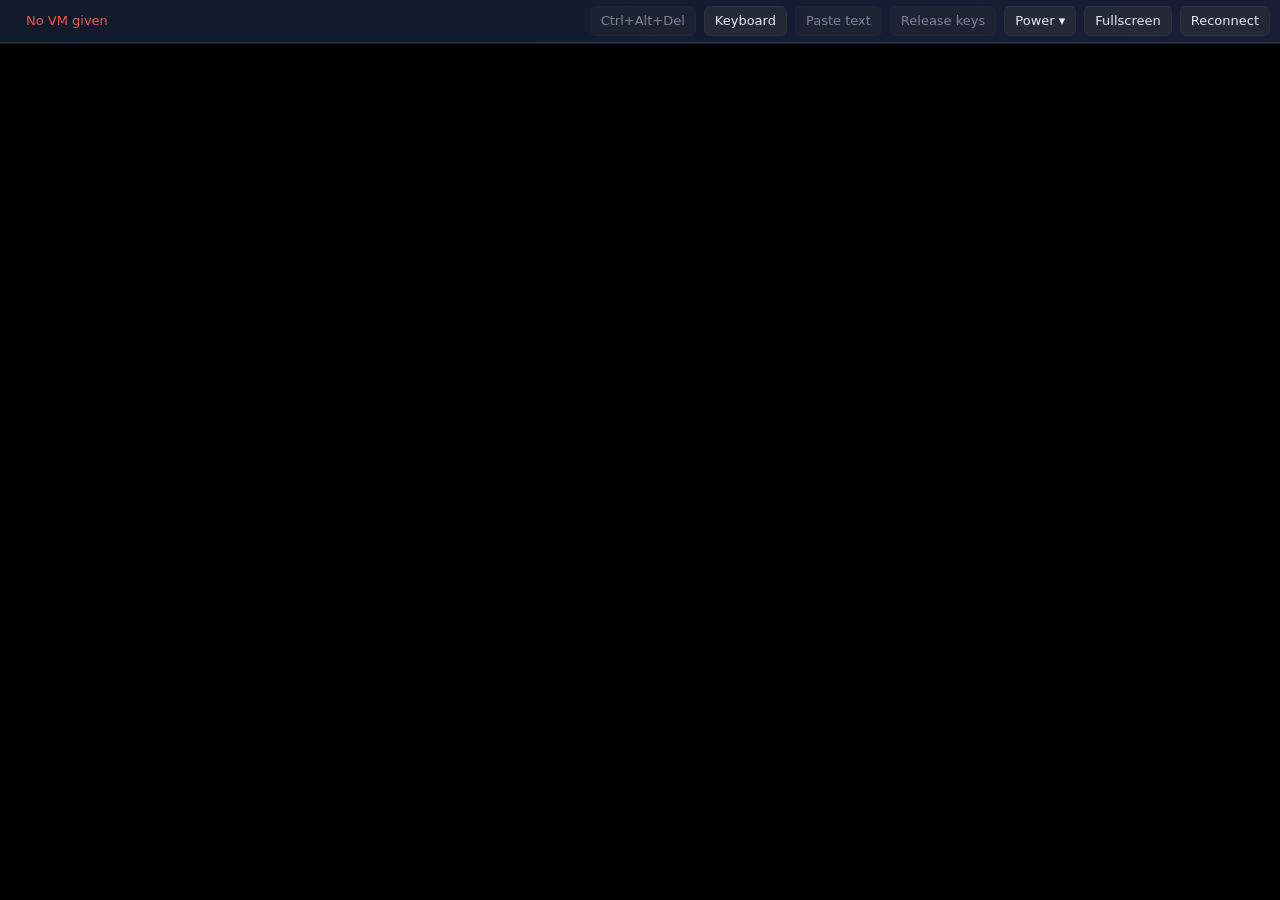
<file: ibhics/manager/static/console.html>
<!doctype html>
<html lang="en">
<head>
<meta charset="utf-8">
<meta name="viewport" content="width=device-width, initial-scale=1">
<title>VM Console</title>
<style>
  :root { --bar: #171b23; --text: #e6e9ef; --muted: #9aa3b2; --line: #2a303b; --ok: #3fb950; --bad: #f85149; --warn: #d29922; }
  * { box-sizing: border-box; }
  html, body { height: 100%; margin: 0; background: #000; color: var(--text); font: 13px/1.4 system-ui, "Noto Sans Thai", sans-serif; }
  body { display: flex; flex-direction: column; }
  header { display: flex; align-items: center; gap: 8px; padding: 6px 10px; background: var(--bar); border-bottom: 1px solid var(--line); flex-wrap: wrap; }
  header strong { margin-right: 8px; }
  #status { color: var(--muted); margin-right: auto; }
  #status.ok { color: var(--ok); } #status.bad { color: var(--bad); } #status.wait { color: var(--warn); }
  button { padding: 5px 10px; border: 1px solid var(--line); border-radius: 6px; background: #232936; color: var(--text); cursor: pointer; font: inherit; }
  button:disabled { opacity: .5; cursor: default; }
  #screen { flex: 1; min-height: 0; overflow: hidden; }
  #kbd { display: none; flex-direction: column; gap: 4px; padding: 6px 8px; background: var(--bar); border-top: 1px solid var(--line); }
  #kbd.open { display: flex; }
  #kbd .row { display: flex; gap: 4px; flex-wrap: wrap; justify-content: center; }
  #kbd button { min-width: 34px; padding: 6px 7px; }
  #kbd button.wide { min-width: 64px; } #kbd button.space { min-width: 220px; }
  #kbd button.on { background: #1f6feb; border-color: #1f6feb; }
  details.power { position: relative; }
  details.power summary { list-style: none; padding: 5px 10px; border: 1px solid var(--line); border-radius: 6px; background: #232936; cursor: pointer; }
  details.power summary::-webkit-details-marker { display: none; }
  details.power div { position: absolute; right: 0; top: calc(100% + 4px); z-index: 5; display: flex; flex-direction: column; gap: 4px; min-width: 170px; padding: 6px; background: var(--bar); border: 1px solid var(--line); border-radius: 8px; }
  details.power div button { text-align: left; }
  details.power .danger { color: var(--bad); }
</style>
<link rel="stylesheet" href="future.css">
<link rel="stylesheet" href="command.css">
</head>
<body class="vm-console">
<header>
  <strong id="title">VM Console</strong>
  <span id="status" class="wait">Connecting…</span>
  <button id="cad" disabled>Ctrl+Alt+Del</button>
  <button id="kbd-btn" title="On-screen keyboard: Esc, Tab, F1–F12, Ctrl/Alt/Win and more">Keyboard</button>
  <button id="paste" disabled title="Type the clipboard text into the VM">Paste text</button>
  <button id="release" disabled title="Send key-up for Shift, Ctrl, Alt and Meta if the VM acts as if one is stuck">Release keys</button>
  <details class="power"><summary title="Power on, shut down or restart this VM">Power ▾</summary><div>
    <button data-power="start">Power on</button>
    <button data-power="stop">Shut down</button>
    <button data-power="restart">Restart</button>
    <button data-power="reset" class="danger">Force reset</button>
    <button data-power="poweroff" class="danger">Power off</button>
  </div></details>
  <button id="full">Fullscreen</button>
  <button id="reconnect">Reconnect</button>
</header>
<div id="screen"></div>
<div id="kbd" aria-label="On-screen keyboard"></div>
<script type="module">
import RFB from "./novnc/core/rfb.js";

const params = new URLSearchParams(location.search);
const uuid = params.get("vm") || "";
const name = params.get("name") || uuid;
document.title = `${name} · Console`;
document.getElementById("title").textContent = name;

const status = document.getElementById("status");
const setStatus = (text, cls) => { status.textContent = text; status.className = cls; };
const buttons = ["cad", "paste", "release"].map((id) => document.getElementById(id));
let rfb = null;

function connect() {
  if (rfb) rfb.disconnect();
  const scheme = location.protocol === "https:" ? "wss" : "ws";
  const url = `${scheme}://${location.host}/api/v1/vms/${encodeURIComponent(uuid)}/console`;
  setStatus("Connecting…", "wait");
  rfb = new RFB(document.getElementById("screen"), url);
  rfb.scaleViewport = true;
  rfb.resizeSession = false;
  rfb.addEventListener("connect", () => {
    setStatus("Connected", "ok");
    buttons.forEach((b) => { b.disabled = false; });
    rfb.focus();
  });
  rfb.addEventListener("disconnect", (e) => {
    buttons.forEach((b) => { b.disabled = true; });
    setStatus(e.detail.clean ? "Disconnected" : "Cannot connect (the VM may be off or its node unreachable)", "bad");
  });
  rfb.addEventListener("desktopname", (e) => { if (!params.get("name")) document.title = e.detail.name; });
}

document.getElementById("cad").addEventListener("click", () => rfb && rfb.sendCtrlAltDel());
document.getElementById("reconnect").addEventListener("click", connect);

// On-screen keyboard: keys a browser keeps for itself (Esc, F11, Ctrl+Alt+...), and
// tablets. Ctrl, Alt, Shift and Win stay down for the next key, like sticky keys.
const K = (label, keysym, code, cls = "") => ({ label, keysym, code, cls });
const fkeys = Array.from({ length: 12 }, (_, i) => K(`F${i + 1}`, 0xffbe + i, `F${i + 1}`));
const chars = (text) => [...text].map((c) => K(c, c.charCodeAt(0), /[a-z]/.test(c) ? `Key${c.toUpperCase()}` : /[0-9]/.test(c) ? `Digit${c}` : ""));
const MODS = { Ctrl: [0xffe3, "ControlLeft"], Alt: [0xffe9, "AltLeft"], Shift: [0xffe1, "ShiftLeft"], Win: [0xffeb, "MetaLeft"] };
const ROWS = [
  [K("Esc", 0xff1b, "Escape"), ...fkeys, K("PrtSc", 0xff61, "PrintScreen"), K("Ctrl+Alt+Del", 0, "cad", "wide")],
  [...chars("1234567890"), K("-", 0x2d, "Minus"), K("=", 0x3d, "Equal"), K("⌫", 0xff08, "Backspace", "wide")],
  [K("Tab", 0xff09, "Tab", "wide"), ...chars("qwertyuiop"), K("Ins", 0xff63, "Insert"), K("Del", 0xffff, "Delete")],
  [...chars("asdfghjkl"), K(";", 0x3b, "Semicolon"), K("Enter", 0xff0d, "Enter", "wide"), K("Home", 0xff50, "Home"), K("End", 0xff57, "End")],
  [...chars("zxcvbnm"), K(",", 0x2c, "Comma"), K(".", 0x2e, "Period"), K("/", 0x2f, "Slash"), K("PgUp", 0xff55, "PageUp"), K("PgDn", 0xff56, "PageDown")],
  [...Object.keys(MODS).map((m) => K(m, 0, `mod:${m}`, "wide")), K("Space", 0x20, "Space", "space"),
    K("←", 0xff51, "ArrowLeft"), K("↑", 0xff52, "ArrowUp"), K("↓", 0xff54, "ArrowDown"), K("→", 0xff53, "ArrowRight")],
];
const kbd = document.getElementById("kbd");
const keys = ROWS.flat();
kbd.innerHTML = ROWS.map((row) => `<div class="row">${row.map((k) =>
  `<button type="button" data-k="${keys.indexOf(k)}" class="${k.cls}">${k.label.replace(/&/g, "&amp;").replace(/</g, "&lt;")}</button>`).join("")}</div>`).join("");
const held = new Set();
kbd.addEventListener("mousedown", (e) => e.preventDefault()); // keep focus on the screen
kbd.addEventListener("click", (e) => {
  const b = e.target.closest("button[data-k]");
  if (!b || !rfb) return;
  const k = keys[Number(b.dataset.k)];
  if (k.code === "cad") { rfb.sendCtrlAltDel(); return; }
  if (k.code.startsWith("mod:")) {
    const m = k.code.slice(4);
    if (held.has(m)) held.delete(m); else held.add(m);
    b.classList.toggle("on", held.has(m));
    return;
  }
  for (const m of held) rfb.sendKey(MODS[m][0], MODS[m][1], true);
  rfb.sendKey(k.keysym, k.code || null, true);
  rfb.sendKey(k.keysym, k.code || null, false);
  for (const m of [...held].reverse()) rfb.sendKey(MODS[m][0], MODS[m][1], false);
  held.clear();
  kbd.querySelectorAll("button.on").forEach((x) => x.classList.remove("on"));
  rfb.focus();
});
document.getElementById("kbd-btn").addEventListener("click", (e) => {
  kbd.classList.toggle("open");
  e.currentTarget.classList.toggle("on", kbd.classList.contains("open"));
  if (rfb) rfb.focus();
});
document.getElementById("full").addEventListener("click", () => {
  if (document.fullscreenElement) document.exitFullscreen(); else document.documentElement.requestFullscreen();
});
// The VM sees key presses, not characters: QEMU turns each key into a scancode for a US
// keyboard and ignores what character it was meant to be. So "$" has to be typed as
// Shift+4, "A" as Shift+A, and so on.
const US_KEYS = (() => {
  const keys = {};
  for (const c of "abcdefghijklmnopqrstuvwxyz") {
    keys[c] = [`Key${c.toUpperCase()}`, false];
    keys[c.toUpperCase()] = [`Key${c.toUpperCase()}`, true];
  }
  "0123456789".split("").forEach((d) => { keys[d] = [`Digit${d}`, false]; });
  ")!@#$%^&*(".split("").forEach((c, d) => { keys[c] = [`Digit${d}`, true]; });
  const pairs = [["-", "_", "Minus"], ["=", "+", "Equal"], ["[", "{", "BracketLeft"], ["]", "}", "BracketRight"],
    ["\\", "|", "Backslash"], [";", ":", "Semicolon"], ["'", '"', "Quote"], ["`", "~", "Backquote"],
    [",", "<", "Comma"], [".", ">", "Period"], ["/", "?", "Slash"]];
  for (const [plain, shifted, code] of pairs) { keys[plain] = [code, false]; keys[shifted] = [code, true]; }
  keys[" "] = ["Space", false];
  keys["\n"] = ["Enter", false];
  keys["\t"] = ["Tab", false];
  return keys;
})();
const KEYSYM = { "\n": 0xff0d, "\t": 0xff09 };
const SHIFT = 0xffe1;
const pause = (ms) => new Promise((r) => setTimeout(r, ms));
const KEY_GAP = 8, LINE_GAP = 80;
// Key-up for every modifier, whatever the guest thinks is held. Harmless when none is.
const MODIFIER_UPS = [[0xffe1, "ShiftLeft"], [0xffe2, "ShiftRight"], [0xffe3, "ControlLeft"],
  [0xffe4, "ControlRight"], [0xffe9, "AltLeft"], [0xffea, "AltRight"], [0xffe7, "MetaLeft"], [0xffe8, "MetaRight"]];
function releaseModifiers() {
  if (!rfb) return;
  for (const [keysym, code] of MODIFIER_UPS) rfb.sendKey(keysym, code, false);
}

document.getElementById("paste").addEventListener("click", async () => {
  // Types the clipboard text as key presses, for guests without a clipboard agent.
  let text = "";
  try { text = await navigator.clipboard.readText(); } catch { text = prompt("Text to type into the VM") || ""; }
  text = text.replace(/\r\n?/g, "\n");
  const button = document.getElementById("paste");
  button.disabled = true;
  let skipped = 0;
  try {
    for (const ch of text) {
      const key = US_KEYS[ch];
      if (!key || !rfb) { skipped += 1; continue; }
      const [code, shift] = key;
      const keysym = KEYSYM[ch] ?? ch.codePointAt(0);
      // Every event gets its own gap: a guest that misses a Shift release keeps typing
      // capitals after the paste, one that misses a press drops the character.
      if (shift) { rfb.sendKey(SHIFT, "ShiftLeft", true); await pause(KEY_GAP); }
      rfb.sendKey(keysym, code, true);
      await pause(KEY_GAP);
      rfb.sendKey(keysym, code, false);
      await pause(KEY_GAP);
      if (shift) { rfb.sendKey(SHIFT, "ShiftLeft", false); await pause(KEY_GAP); }
      if (ch === "\n") await pause(LINE_GAP);
    }
  } finally {
    releaseModifiers();
    button.disabled = !rfb;
  }
  if (skipped) setStatus(`Typed the text; ${skipped} character(s) have no key on a US keyboard and were left out`, "wait");
  rfb.focus();
});

document.getElementById("release").addEventListener("click", () => {
  releaseModifiers();
  held.clear();
  kbd.querySelectorAll("button.on").forEach((b) => b.classList.remove("on"));
  if (rfb) rfb.focus();
});

// Same actions as the VM menu in the main window; the server checks the user's role.
const POWER = {
  start: ["start", null, "Powering on…"],
  stop: ["stop", { force: false }, "Asking the guest to shut down…"],
  restart: ["restart", { force: false }, "Asking the guest to restart…"],
  reset: ["restart", { force: true }, "Resetting…", "Force reset? Unsaved work in the VM is lost, like pressing the reset button."],
  poweroff: ["stop", { force: true }, "Powering off…", "Power off now? Unsaved work in the VM is lost, like pulling the plug."],
};
document.querySelector("details.power").addEventListener("click", async (e) => {
  const b = e.target.closest("button[data-power]");
  if (!b) return;
  const [path, body, doing, warn] = POWER[b.dataset.power];
  e.currentTarget.open = false;
  if (warn && !confirm(warn)) return;
  setStatus(doing, "wait");
  try {
    const r = await fetch(`/api/v1/vms/${encodeURIComponent(uuid)}/${path}`, {
      method: "POST", headers: { "Content-Type": "application/json" }, body: JSON.stringify(body ?? {}),
    });
    if (!r.ok) throw new Error((await r.json().catch(() => ({}))).detail || r.statusText);
    setStatus(`${b.textContent} sent`, "ok");
    if (path !== "stop") setTimeout(connect, 2500);  // the display restarts with the VM
  } catch (err) {
    setStatus(`${b.textContent} failed: ${err.message}`, "bad");
  }
});

if (uuid) connect(); else setStatus("No VM given", "bad");
</script>
</body>
</html>
</file>
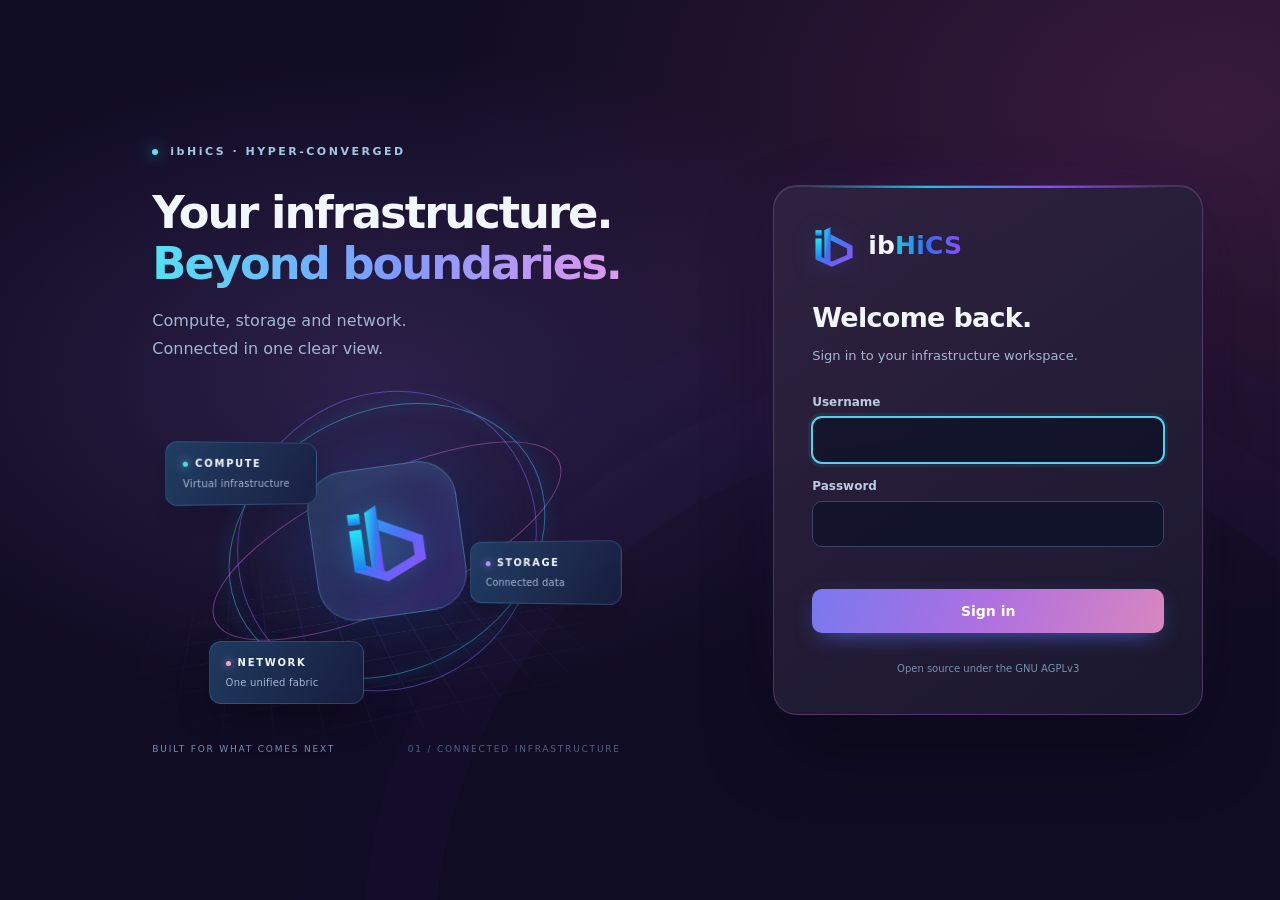
<file: ibhics/manager/static/login.html>
<!doctype html>
<html lang="en">
<head>
<meta charset="utf-8">
<meta name="viewport" content="width=device-width, initial-scale=1">
<title>Sign in · ibHiCS</title>
<style>
  :root { --bg: #eef3f8; --panel: #fff; --text: #172033; --muted: #5d6b82; --line: #d8e0ea; --brand: #3b6cf6; --bad: #cf222e; }
  @media (prefers-color-scheme: dark) {
    :root { --bg: #0b1220; --panel: #121a2b; --text: #e6ebf3; --muted: #93a1b8; --line: #243049; --brand: #22d3ee; --bad: #f85149; }
  }
  * { box-sizing: border-box; }
  html, body { height: 100%; }
  body { margin: 0; display: grid; place-items: center; padding: 16px; font: 14px/1.5 system-ui, sans-serif; color: var(--text);
         background: radial-gradient(1200px 600px at 10% -10%, rgba(34,211,238,.18), transparent), radial-gradient(900px 500px at 110% 110%, rgba(99,102,241,.18), transparent), var(--bg); }
  .card { width: min(380px, 100%); background: var(--panel); border: 1px solid var(--line); border-radius: 14px; padding: 28px; box-shadow: 0 20px 50px rgba(15,23,42,.12); }
  .brand { display: flex; align-items: center; gap: 12px; margin-bottom: 6px; }
  .brand svg { width: 44px; height: 44px; }
  .brand b { font-size: 22px; letter-spacing: .2px; }
  .brand b span { background: linear-gradient(90deg, #12c8e8, #3b6cf6 50%, #8b4dff); -webkit-background-clip: text; background-clip: text; color: transparent; }
  p.sub { margin: 0 0 22px; color: var(--muted); }
  h2 { margin: 0 0 4px; font-size: 16px; }
  label { display: grid; gap: 6px; margin-bottom: 14px; color: var(--muted); font-size: 12px; font-weight: 600; }
  input { padding: 10px 12px; border: 1px solid var(--line); border-radius: 8px; background: transparent; color: var(--text); font: inherit; }
  input:focus { outline: 2px solid var(--brand); outline-offset: -1px; }
  button { width: 100%; padding: 10px; border: 0; border-radius: 8px; background: linear-gradient(120deg, #12c8e8, #3b6cf6 52%, #8b4dff); color: #fff; box-shadow: 0 6px 18px rgb(59 108 246 / 30%); font: inherit; font-weight: 600; cursor: pointer; }
  button:disabled { opacity: .6; cursor: default; }
  #error { min-height: 20px; margin: 0 0 10px; color: var(--bad); font-size: 13px; }
  .hint { color: var(--muted); font-size: 12px; margin: -6px 0 14px; }
  [hidden] { display: none !important; }
  footer { margin-top: 18px; color: var(--muted); font-size: 12px; text-align: center; }
</style>
<link rel="stylesheet" href="future.css">
<link rel="stylesheet" href="command.css">
<link rel="stylesheet" href="light-theme.css">
<script>
// Apply the workspace preference before the login form paints.
try {
  const theme = localStorage.getItem("ibhics-theme");
  // Login historically has its own dark palette without a data-theme attribute.
  if (theme === "light") document.documentElement.dataset.theme = theme;
} catch { /* Storage can be unavailable in private sessions. */ }
</script>
</head>
<body class="login-page">
<section class="login-hero" aria-label="ibHiCS infrastructure platform">
  <div class="hero-eyebrow"><span></span> ibHiCS · HYPER-CONVERGED</div>
  <h1>Your infrastructure.<br><span>Beyond boundaries.</span></h1>
  <p>Compute, storage and network.<br>Connected in one clear view.</p>
  <div class="holo-scene" aria-hidden="true">
    <div class="holo-grid"></div><div class="holo-orbit orbit-one"></div><div class="holo-orbit orbit-two"></div><div class="holo-orbit orbit-three"></div>
    <div class="holo-core"><img src="logo-mark.svg" alt=""></div>
    <div class="holo-label holo-compute"><i></i>COMPUTE<span>Virtual infrastructure</span></div>
    <div class="holo-label holo-storage"><i></i>STORAGE<span>Connected data</span></div>
    <div class="holo-label holo-network"><i></i>NETWORK<span>One unified fabric</span></div>
  </div>
  <div class="hero-foot">BUILT FOR WHAT COMES NEXT <span>01 / CONNECTED INFRASTRUCTURE</span></div>
</section>
<main class="card">
  <div class="brand">
    <svg viewBox="0 0 64 64" aria-hidden="true">
      <defs>
        <linearGradient id="ib-a" x1="0" y1="0" x2="1" y2="1"><stop offset="0" stop-color="#22e4f5"/><stop offset=".55" stop-color="#2f80ed"/><stop offset="1" stop-color="#8b3dff"/></linearGradient>
    <linearGradient id="ib-b" x1="0" y1="0" x2="1" y2="1"><stop offset="0" stop-color="#1fb6f0"/><stop offset=".5" stop-color="#4f6ef7"/><stop offset="1" stop-color="#9b4dff"/></linearGradient>
    <linearGradient id="ib-c" x1="0" y1="0" x2="0" y2="1"><stop offset="0" stop-color="#20e8f8"/><stop offset="1" stop-color="#1d7ff0"/></linearGradient>
      </defs>
      <path fill="url(#ib-b)" d="M27 15 59 31.5V49L29 62 5 51.5 13 47.5 29 54.5 51 45V35.5L27 23.5Z"/>
  <rect x="5" y="9" width="9" height="8" fill="url(#ib-c)"/>
  <path fill="url(#ib-c)" d="M5 21h9v30.5H5Z"/>
  <path fill="url(#ib-a)" d="M18 9 27 4.5V54.5L18 50.5Z"/>
    </svg>
    <b>ib<span>HiCS</span></b>
  </div>
  <p class="sub">Hyper-Converged Infrastructure</p>

  <h2 class="login-welcome">Welcome back.</h2><p class="login-intro">Sign in to your infrastructure workspace.</p>
  <form id="login">
    <label>Username <input name="username" autocomplete="username" required autofocus></label>
    <label>Password <input name="password" type="password" autocomplete="current-password" required></label>
    <label id="code-row" hidden>Authentication code<input name="code" autocomplete="one-time-code" placeholder="6-digit code or recovery code" maxlength="64"></label>
    <p id="error" role="alert"></p>
    <button>Sign in</button>
  </form>

  <form id="change" hidden>
    <h2>Set a new password</h2>
    <p class="hint">This is your first sign-in. Replace the password you were given.</p>
    <label>New password <input name="new" type="password" autocomplete="new-password" minlength="8" required></label>
    <label>Confirm new password <input name="confirm" type="password" autocomplete="new-password" minlength="8" required></label>
    <p class="hint">At least 8 characters, different from your username.</p>
    <p id="error2" role="alert" style="min-height:20px;color:var(--bad);font-size:13px"></p>
    <button>Save and continue</button>
  </form>

  <footer>Open source under the GNU AGPLv3</footer>
</main>
<script>
const next = () => {
  const target = new URLSearchParams(location.search).get("next") || "/";
  location.href = target.startsWith("/") && !target.startsWith("//") ? target : "/";  // stay on this site
};
const post = async (path, body) => {
  const r = await fetch(`/api/v1${path}`, { method: "POST", headers: { "Content-Type": "application/json" }, body: JSON.stringify(body) });
  const data = r.status === 204 ? null : await r.json().catch(() => ({}));
  if (!r.ok) throw new Error(Array.isArray(data.detail) ? data.detail.map((d) => d.msg).join(", ") : data.detail || r.statusText);
  return data;
};
let current = "";

document.getElementById("login").addEventListener("submit", async (e) => {
  e.preventDefault();
  const f = new FormData(e.target), button = e.submitter;
  button.disabled = true;
  try {
    const res = await post("/auth/login", { username: f.get("username"), password: f.get("password"), code: f.get("code") });
    if (res.user.must_change_password) {
      current = f.get("password");
      e.target.hidden = true;
      document.getElementById("change").hidden = false;
      document.querySelector("#change input").focus();
    } else next();
  } catch (err) {
    // Ask for the code only for accounts that turned 2FA on.
    const row = document.getElementById("code-row");
    if (row.hidden && /authentication code/i.test(err.message)) {
      row.hidden = false;
      row.querySelector("input").focus();
      document.getElementById("error").textContent = "Enter the 6-digit code from your authenticator app.";
    } else document.getElementById("error").textContent = err.message;
  } finally { button.disabled = false; }
});

document.getElementById("change").addEventListener("submit", async (e) => {
  e.preventDefault();
  const f = new FormData(e.target), out = document.getElementById("error2");
  if (f.get("new") !== f.get("confirm")) { out.textContent = "The two passwords do not match."; return; }
  try {
    await post("/auth/password", { current_password: current, new_password: f.get("new") });
    next();
  } catch (err) { out.textContent = err.message; }
});
</script>
</body>
</html>
</file>
<file: ibhics/manager/static/future.css>
/* Shared depth layer. Surfaces stay opaque enough for dense operational data. */
:root {
  --depth-glow: rgb(65 112 255 / 13%);
  --depth-cyan: rgb(0 191 215 / 12%);
  --depth-grid: rgb(84 112 171 / 6%);
  --depth-edge: rgb(255 255 255 / 85%);
  --depth-shadow: 0 2px 4px rgb(23 44 92 / 3%), 0 16px 42px -24px rgb(36 62 125 / 24%);
}
body:not(.vm-console) {
  isolation: isolate;
  background:
    radial-gradient(ellipse at 84% -8%, var(--depth-glow), transparent 52%),
    radial-gradient(ellipse at 4% 64%, var(--depth-cyan), transparent 46%), var(--bg);
  background-attachment: fixed;
}
body:not(.vm-console)::before,
body:not(.vm-console)::after {
  content: ""; position: fixed; inset: 0; z-index: -1; pointer-events: none;
}
body:not(.vm-console)::before {
  background-image: linear-gradient(var(--depth-grid) 1px, transparent 1px),
    linear-gradient(90deg, var(--depth-grid) 1px, transparent 1px);
  background-size: 48px 48px;
  mask-image: linear-gradient(140deg, #000, transparent 72%);
}
body:not(.vm-console)::after {
  inset: -16vh -8vw auto auto; width: 68vw; height: 66vw;
  border: 1px solid var(--depth-grid); border-radius: 50%;
  box-shadow: 0 0 0 76px var(--depth-grid), 0 0 0 152px var(--depth-grid);
  opacity: .4;
}
.rail {
  background: radial-gradient(ellipse at 0 0, var(--theme-tint, rgb(41 97 170 / 30%)), transparent 45%),
    linear-gradient(160deg, var(--rail), var(--rail-2));
  border-right-color: var(--theme-line, rgb(116 149 255 / 18%));
  box-shadow: var(--theme-shadow, 8px 0 36px -20px rgb(20 35 83 / 40%));
}
.rail a.active { background: linear-gradient(90deg, var(--theme-tint, rgb(79 117 255 / 17%)), transparent); }
.rail a.active::before { box-shadow: var(--theme-shadow, 0 0 12px var(--brand)); }
.appbar {
  background: color-mix(in srgb, var(--bg) 88%, transparent);
  backdrop-filter: blur(18px); -webkit-backdrop-filter: blur(18px);
  border-bottom: 1px solid color-mix(in srgb, var(--line) 68%, transparent);
}
.sheet {
  border: 1px solid var(--line);
  box-shadow: var(--theme-shadow, inset 0 1px var(--depth-edge), var(--depth-shadow));
}
.sheet > .page-head:first-child {
  background: radial-gradient(ellipse at 96% 0, var(--depth-glow), transparent 65%),
    linear-gradient(110deg, color-mix(in srgb, var(--panel) 94%, var(--accent)), var(--panel));
}
.card, .stat, .stat-card, .metric-card, .type-card, .node-card {
  background: var(--panel);
  box-shadow: var(--theme-shadow, inset 0 1px var(--depth-edge), 0 8px 24px -20px rgb(37 67 130 / 40%));
}
.type-card:has(input:checked) {
  box-shadow: var(--theme-shadow, inset 0 0 0 1px var(--brand), 0 6px 20px -12px var(--brand));
}
button.primary {
  box-shadow: var(--theme-shadow, inset 0 1px rgb(255 255 255 / 24%), 0 5px 15px -7px rgb(64 102 238 / 65%));
}
button, .type-card, .card { transition: border-color .16s, box-shadow .16s, background-color .16s; }
button:focus-visible, a:focus-visible {
  outline: 2px solid var(--brand); outline-offset: 3px;
}
dialog {
  border: 1px solid var(--line); border-radius: 18px;
  box-shadow: var(--theme-shadow, inset 0 1px var(--depth-edge), 0 35px 100px -30px rgb(14 25 66 / 55%));
}
dialog::backdrop { background: var(--theme-surface, rgb(10 20 47 / 45%)); backdrop-filter: blur(6px); }
dialog header { background: linear-gradient(110deg, var(--panel), var(--brand-soft)); }
table thead { background: color-mix(in srgb, var(--panel) 94%, var(--brand)); }
.backup-advanced {
  margin-top: 22px; padding: 16px; border: 1px solid var(--line);
  border-radius: 12px; background: var(--hover);
}
.backup-advanced summary { cursor: pointer; font-weight: 600; color: var(--text); }
.backup-advanced .form-grid { margin-top: 14px; gap: 14px; }
.backup-advanced .hint { padding: 0; }
.backup-kind { font-size: 11px; display: block; margin-top: 3px; color: var(--muted); }
body.login-page .card {
  position: relative; width: min(430px, 100%); border-radius: 24px; padding: 36px;
  box-shadow: var(--theme-shadow, inset 0 1px var(--depth-edge), 0 28px 85px -36px rgb(34 65 133 / 55%));
}
body.login-page .card::before {
  content: ""; position: absolute; inset: 0 32px auto; height: 2px; border-radius: 2px;
  background: linear-gradient(90deg, transparent, var(--theme-surface-2, #12c8e8), var(--theme-surface-2, #8b4dff), transparent);
}
body.login-page .brand { margin-bottom: 10px; }
body.login-page .brand svg { filter: var(--theme-filter, drop-shadow(0 4px 12px rgb(75 102 238 / 22%))); }
body.login-page input { background: var(--bg); min-height: 44px; }
body.login-page button { min-height: 44px; }
body.vm-console header {
  background: linear-gradient(110deg, #101a2b, #191e36);
  box-shadow: 0 1px 0 rgb(99 138 255 / 24%);
}
:root[data-theme="dark"] {
  --depth-glow: rgb(68 100 245 / 18%); --depth-cyan: rgb(0 163 187 / 9%);
  --depth-grid: rgb(126 157 234 / 6%); --depth-edge: rgb(181 201 255 / 7%);
  --depth-shadow: 0 14px 40px -22px rgb(0 0 0 / 60%);
}
@media (prefers-color-scheme: dark) {
  :root:not([data-theme="light"]) {
    --depth-glow: rgb(68 100 245 / 18%); --depth-cyan: rgb(0 163 187 / 9%);
    --depth-grid: rgb(126 157 234 / 6%); --depth-edge: rgb(181 201 255 / 7%);
    --depth-shadow: 0 14px 40px -22px rgb(0 0 0 / 60%);
  }
}
@media (max-width: 600px) {
  body:not(.vm-console)::after { display: none; }
  body.login-page .card { padding: 28px 24px; }
  .appbar { backdrop-filter: none; -webkit-backdrop-filter: none; background: var(--bg); }
  dialog::backdrop { backdrop-filter: none; }
}
@media (prefers-reduced-motion: reduce) {
  *, *::before, *::after { animation: none !important; transition: none !important; }
}
@media (forced-colors: active) {
  body::before, body::after, body.login-page .card::before { display: none; }
  .sheet, .card, dialog { border: 1px solid CanvasText; box-shadow: none; }
}

/* Aurora revision: visible depth and color, with quiet data surfaces. */
body:not(.vm-console):not(.login-page) {
  background: radial-gradient(ellipse at 95% 2%, rgb(139 74 255 / 22%), transparent 42%),
    radial-gradient(ellipse at 2% 30%, rgb(0 196 223 / 21%), transparent 44%),
    radial-gradient(ellipse at 70% 95%, rgb(231 92 187 / 12%), transparent 44%), var(--bg);
  background-attachment: fixed;
}
body:not(.vm-console):not(.login-page)::before { background-size: 36px 36px; opacity: .8; }
.appbar { border-top: 2px solid transparent; border-image: linear-gradient(90deg,#00cee7,#7856ff,#e97bc4) 1; }
.sheet > .page-head:first-child {
  background: radial-gradient(ellipse at 96% 0, var(--theme-tint, rgb(150 91 255 / 17%)), transparent 65%),
    linear-gradient(110deg, color-mix(in srgb, var(--panel) 81%, var(--theme-surface-2, #10c9df)), var(--panel));
}
.rail { background: radial-gradient(ellipse at 5% 2%,var(--theme-surface, #174b70),transparent 38%),linear-gradient(170deg,var(--theme-surface, #0d1536),var(--theme-surface, #25204f)); }
.sheet { box-shadow: var(--theme-shadow, 0 2px 0 var(--depth-edge) inset,0 16px 50px -30px rgb(52 75 167 / 38%)); }
.card:nth-child(3n+1), .stat-card:nth-child(3n+1) { border-top-color: var(--theme-line-strong, #20c7df); }
.card:nth-child(3n+2), .stat-card:nth-child(3n+2) { border-top-color: var(--theme-line-strong, #9772f7); }
.card:nth-child(3n), .stat-card:nth-child(3n) { border-top-color: var(--theme-line-strong, #e58abf); }
body.login-page {
  --bg:#090f26; --panel:#111a36; --text:#f2f6ff; --muted:#a3b3d4; --line:#334466;
  --brand:#57ddf2; --depth-edge:rgb(189 218 255 / 15%);
  min-height:100vh; height:auto; display:grid; grid-template-columns:minmax(0,640px) minmax(320px,430px);
  justify-content:center; align-items:center; gap:6vw; padding:64px 6vw; color-scheme:dark;
  background: radial-gradient(ellipse at 32% 40%,var(--theme-surface-2, rgb(28 81 165 / 40%)),transparent 43%),
    radial-gradient(ellipse at 7% 90%,var(--theme-tint, rgb(0 210 226 / 13%)),transparent 40%),
    radial-gradient(ellipse at 92% 8%,var(--theme-tint, rgb(162 55 235 / 25%)),transparent 42%),var(--theme-surface, #080e22);
}
body.login-page::before {
  background-image:radial-gradient(var(--theme-tint, rgb(170 213 255 / 27%)) .7px,transparent .7px);
  background-size:28px 28px; mask-image:linear-gradient(160deg,#000,transparent 85%);
}
body.login-page::after {
  inset:auto -14vw -44vw auto; width:80vw;height:80vw;border-color:var(--theme-line, rgb(114 122 255 / 12%));
  box-shadow:var(--theme-shadow, 0 0 0 70px rgb(128 93 235 / 4%),0 0 0 140px rgb(128 93 235 / 4%));
}
.login-hero { position:relative; min-width:0; }
.hero-eyebrow { display:flex;align-items:center;gap:12px;font-size:11px;font-weight:700;letter-spacing:2.5px;color:var(--theme-muted, #a4c6e5); }
.hero-eyebrow > span { width:6px;height:6px;border-radius:50%;background:var(--theme-surface, #5ce1ed);box-shadow:var(--theme-shadow, 0 0 15px #20d9ed); }
.login-hero h1 { margin:28px 0 18px;font-size:clamp(36px,3.5vw,58px);line-height:1.13;font-weight:600;letter-spacing:-2px; }
.login-hero h1 span { background:linear-gradient(100deg,var(--theme-surface-2, #53e3f1),var(--theme-surface-2, #8099ff) 52%,var(--theme-surface-2, #e298ec));background-clip:text;-webkit-background-clip:text;color:transparent; }
.login-hero > p { color:var(--theme-muted, #a1b6d5);font-size:16px;line-height:1.7; }
.holo-scene { position:relative;height:340px;margin-top:16px;isolation:isolate; }
.holo-grid { position:absolute;inset:65px -20px -70px;background-image:linear-gradient(var(--theme-tint, rgb(43 202 230 / 14%)) 1px,transparent 1px),linear-gradient(90deg,var(--theme-tint, rgb(110 113 250 / 17%)) 1px,transparent 1px);background-size:34px 34px;transform:perspective(430px) rotateX(58deg) rotateZ(-16deg);mask-image:radial-gradient(ellipse,#000,transparent 68%);z-index:-1; }
.holo-core { position:absolute;left:50%;top:48%;width:150px;height:150px;transform:translate(-50%,-50%) rotate(-8deg);display:grid;place-items:center;border:1px solid var(--theme-line, rgb(113 217 255 / 35%));border-radius:38px;background:linear-gradient(145deg,var(--theme-tint, rgb(76 201 255 / 16%)),var(--theme-tint, rgb(120 61 245 / 22%)));box-shadow:var(--theme-shadow, inset 0 0 38px rgb(54 198 241 / 13%),0 0 90px rgb(50 127 255 / 28%),20px 30px 70px rgb(0 0 0 / 30%));backdrop-filter:blur(8px); }
.holo-core img { width:86px;height:86px;filter:var(--theme-filter, drop-shadow(0 0 22px rgb(44 198 255 / 50%))); }
.holo-orbit { position:absolute;left:50%;top:48%;border:1px solid var(--theme-line-strong, rgb(63 220 246 / 45%));border-radius:50%;pointer-events:none; }
.orbit-one { width:330px;height:260px;transform:translate(-50%,-50%) rotate(-27deg);box-shadow:var(--theme-shadow, 0 0 22px rgb(18 178 236 / 12%),inset 0 0 25px rgb(22 175 230 / 8%)); }
.orbit-two { width:290px;height:310px;transform:translate(-50%,-50%) rotate(44deg);border-color:var(--theme-line-strong, rgb(149 112 255 / 45%)); }
.orbit-three { width:380px;height:130px;transform:translate(-50%,-50%) rotate(-25deg);border-color:var(--theme-line-strong, rgb(223 122 241 / 44%)); }
.holo-label { position:absolute;min-width:155px;padding:13px 16px;border:1px solid var(--theme-line, rgb(104 163 224 / 25%));border-radius:12px;background:linear-gradient(120deg,var(--theme-surface, rgb(32 66 104 / 88%)),var(--theme-surface, rgb(24 30 64 / 90%)));box-shadow:var(--theme-shadow, 0 16px 35px rgb(0 0 0 / 20%));font-size:10px;font-weight:700;letter-spacing:1.7px;backdrop-filter:blur(12px); }
.holo-label span { display:block;margin-top:5px;font-size:10px;font-weight:400;letter-spacing:.2px;color:var(--theme-muted, #a4b6d1); }
.holo-label i { display:inline-block;width:5px;height:5px;margin-right:7px;background:var(--theme-accent, #55d6e9);border-radius:50%;box-shadow:var(--theme-shadow, 0 0 8px #55d6e9); }
.holo-compute { left:3%;top:19%;transform:perspective(500px) rotateY(12deg); }
.holo-storage { right:0;top:48%;transform:perspective(500px) rotateY(-12deg); }
.holo-storage i { background:var(--theme-violet, #bd91ff);box-shadow:var(--theme-shadow, 0 0 8px #a476ed); }
.holo-network { left:12%;bottom:4%; }
.holo-network i { background:var(--theme-pink, #f2a6d4);box-shadow:var(--theme-shadow, 0 0 8px #e18dbf); }
.hero-foot { display:flex;justify-content:space-between;gap:12px;margin-top:25px;color:var(--theme-muted, #7390b3);font-size:9px;letter-spacing:1.8px; }
.hero-foot span { opacity:.65; }
body.login-page .card {
  width:100%;padding:38px; border:1px solid var(--theme-line, rgb(131 167 226 / 26%));
  background:linear-gradient(145deg,var(--theme-surface, rgb(29 44 79 / 91%)),var(--theme-surface, rgb(14 23 49 / 97%)));
  box-shadow:var(--theme-shadow, inset 0 1px rgb(204 225 255 / 13%),0 35px 80px -20px rgb(0 0 0 / 55%),0 0 70px -30px rgb(132 78 244 / 25%));
}
body.login-page .card .brand { margin-bottom:30px; }
body.login-page .brand b { font-size:25px; }
body.login-page .card > .sub { display:none; }
body.login-page .login-welcome { font-size:27px;font-weight:600;letter-spacing:-.7px;margin-bottom:7px; }
body.login-page .login-intro { color:var(--theme-muted, #a6b6d3);font-size:13px;margin:0 0 28px; }
body.login-page label { color:var(--theme-muted, #bccbe3); }
body.login-page input { border-color:var(--theme-line-strong, #344765);background:var(--theme-surface, rgb(5 14 35 / 55%));min-height:46px;border-radius:10px; }
body.login-page input:focus { outline-color:var(--theme-line-strong, #52d3ec);box-shadow:var(--theme-shadow, 0 0 0 4px rgb(55 186 226 / 9%)); }
body.login-page #error { min-height:18px; }
body.login-page button { background:linear-gradient(110deg,var(--theme-surface, #0eb8d9),var(--theme-surface-2, #516df4) 53%,var(--theme-surface-2, #9d55ed));border-radius:10px;box-shadow:var(--theme-shadow, 0 7px 24px -10px #586ef4); }
body.login-page footer { margin-top:28px;color:var(--theme-muted, #7990af);font-size:10px; }
@media (max-width:900px) {
  body.login-page { grid-template-columns:minmax(0,430px);padding:42px 22px;gap:28px; }
  .login-hero h1 { font-size:36px;letter-spacing:-1.5px; }
  .holo-scene,.hero-foot,.login-hero > p { display:none; }
  .hero-eyebrow { font-size:9px; }
  .login-hero h1 { margin:18px 0 0; }
}
@media (max-width:460px) {
  body.login-page .card { padding:28px 24px;border-radius:20px; }
  .login-hero h1 { font-size:30px; }
}

/* Operational workspace: a shared design for every route and dialog. */
:root[data-theme="dark"] { --bg:#090f23;--panel:#131e38;--text:#e8efff;--muted:#a0b3d0;--faint:#7c91b3;--line:#2b3c5c;--hover:#1a2a48;--brand:#7ba9ff;--brand-soft:#1d3052;--radius:18px; }
:root[data-theme="dark"] body:not(.vm-console):not(.login-page) {
  background:radial-gradient(ellipse at 95% 0%,rgb(113 50 184 / 22%),transparent 40%),radial-gradient(ellipse at 12% 50%,rgb(0 169 202 / 13%),transparent 40%),#090f23;
  background-attachment:fixed;
}
:root[data-theme="dark"] .appbar { background:rgb(9 16 36 / 92%);height:78px; }
:root[data-theme="dark"] .sheet { background:linear-gradient(130deg,#15233e,#111b33);border-color:#2a3a59;border-radius:18px;box-shadow:inset 0 1px rgb(162 191 255 / 6%),0 18px 42px -25px rgb(0 0 0 / 65%); }
:root[data-theme="dark"] .sheet > .page-head:first-child { background:radial-gradient(ellipse at 92% 0,rgb(153 77 217 / 13%),transparent 65%),linear-gradient(105deg,#183750,#17223f);padding-top:26px;padding-bottom:24px; }
.page-head h1 { font-size:25px;letter-spacing:-.7px; }
:root[data-theme="dark"] .card { background:linear-gradient(145deg,#182a45,#121e37);border-color:#2b4160;box-shadow:inset 0 1px rgb(202 221 255 / 5%),0 10px 25px -22px #000; }
:root[data-theme="dark"] dialog { background:#14213a;border:1px solid #3a4d70; }
:root[data-theme="dark"] dialog header { background:linear-gradient(100deg,#17354b,#252342); }
:root[data-theme="dark"] dialog footer { background:#111c32; }
:root[data-theme="dark"] .health { background:radial-gradient(ellipse at 94% 5%,rgb(178 90 255 / 27%),transparent 60%),linear-gradient(120deg,#133956,#29315d);box-shadow:inset 0 1px rgb(172 220 255 / 12%),0 20px 50px -30px #040b1d; }
:root[data-theme="dark"] .health::after { content:"";position:absolute;right:40px;top:-45px;width:280px;height:280px;border-radius:50%;border:1px solid rgb(111 179 255 / 15%);box-shadow:0 0 0 40px rgb(104 154 241 / 4%);pointer-events:none; }
:root[data-theme="dark"] .health { position:relative;overflow:hidden; }
:root[data-theme="dark"] .health > * { position:relative;z-index:1; }
:root[data-theme="dark"] .badge { box-shadow:inset 0 0 0 1px rgb(163 190 237 / 7%); }
:root[data-theme="dark"] input:not([type="checkbox"]):not([type="radio"]), :root[data-theme="dark"] select, :root[data-theme="dark"] textarea { background:#0f1a30;border-color:#334868; }
:root[data-theme="dark"] tbody tr:hover { background:#1c304e; }
:root[data-theme="dark"] th { color:#91adcf; }
:root[data-theme="dark"] .tabs { gap:24px; }
:root[data-theme="dark"] .tabs button.active { color:#66dbec;border-bottom-color:#4bcfe3; }
:root[data-theme="dark"] .rail a { border-radius:10px;margin:1px 10px;width:calc(100% - 20px); }
:root[data-theme="dark"] .rail-expanded .rail nav a { width:calc(100% - 20px);padding-left:14px; }
:root[data-theme="dark"] .rail a.active { background:linear-gradient(90deg,rgb(30 161 204 / 24%),rgb(99 69 189 / 16%));color:#9ae9fa; }
:root[data-theme="dark"] .rail a.active::before { left:0;top:12px;bottom:12px;background:#56d2e6;box-shadow:0 0 12px #38bdd4; }
:root[data-theme="dark"] .rail .logo { background:transparent; }
:root[data-theme="dark"] .rail { background:radial-gradient(ellipse at 0 0,#16364e,transparent 40%),linear-gradient(175deg,#101a32,#151830); }
:root[data-theme="dark"] .toolbar { background:color-mix(in srgb,var(--panel) 88%,transparent); }
@media(max-width:700px) { :root[data-theme="dark"] .appbar { height:64px; } }

:root[data-theme="dark"] .rail a.active::before { width:3px;right:auto; }
</file>
<file: ibhics/manager/static/command.css>
/* Hologram Command structure with the Cosmic Nexus palette. */
:root { --cyan:#79ddff; --purple:#aa85ff; --pink:#efa0de; }
:root[data-theme="dark"] {
  --bg:#100c23; --panel:#1b1732; --text:#efedff; --muted:#b3aecb;
  --faint:#938bad; --line:#4b3b66; --hover:#302442; --brand:#b99aff;
  --brand-soft:#34254f; --accent:#79ddff; --radius:6px;
  --grad:linear-gradient(110deg,#7978ef,#b573e4 65%,#db88c4);
}
.command-workspace { font-family:"Segoe UI","Noto Sans Thai",system-ui,sans-serif; }
:root[data-theme="dark"] body.command-workspace {
  background:radial-gradient(ellipse at 85% 5%,#67336455,transparent 45%),radial-gradient(ellipse at 10% 80%,#174b6644,transparent 45%),#100c23;
  background-attachment:fixed;
}
body.command-workspace::before {
  background:radial-gradient(var(--theme-tint, #c9a3f344) .6px,transparent .6px);background-size:33px 33px;
  mask-image:linear-gradient(#000,transparent 85%);opacity:.6;
}
body.command-workspace::after {
  inset:auto -10% -40vh 5%;width:auto;height:85vh;border:0;border-radius:0;box-shadow:none;
  background-image:linear-gradient(var(--theme-tint, #ad80ee20) 1px,transparent 1px),linear-gradient(90deg,var(--theme-tint, #73d9ff1c) 1px,transparent 1px);
  background-size:42px 42px;transform:perspective(650px) rotateX(58deg);mask-image:radial-gradient(ellipse,#000,transparent 70%);opacity:.8;
}
.command-workspace .rail { inset:16px auto 16px 16px;width:72px;border:1px solid var(--line);border-radius:6px;box-shadow:var(--theme-shadow, inset 0 1px #d6b7ff18,12px 10px 50px -25px #0009); }
:root[data-theme="dark"] .command-workspace .rail { background:linear-gradient(170deg,#2b2044e8,#13172ae8); }
.command-workspace .rail .logo { width:70px;min-height:74px;height:74px;padding:0;background:transparent; }
.command-workspace .rail nav { gap:6px;padding:6px 0;overflow:auto;flex:1;min-height:0; }
.command-workspace .rail nav a { width:56px;min-height:43px;height:43px;margin:0 7px;border-radius:3px; }
.command-workspace .rail nav a svg { width:20px;height:20px; }
.command-workspace .rail a.active { color:var(--cyan);background:linear-gradient(100deg,var(--theme-tint, #8571c838),var(--theme-tint, #db89c91a)); }
.command-workspace .rail a.active::before { background:var(--pink);box-shadow:var(--theme-shadow, 0 0 14px #d996ff80);top:8px;bottom:8px; }
.command-workspace .rail a::after { left:55px;z-index:40; }
.rail-foot { color:var(--muted);font:8px/1.7 monospace;letter-spacing:1.5px;text-align:center;padding:14px 0;border-top:1px solid var(--line); }
.command-workspace .shell { margin-left:110px; }
.command-workspace.rail-expanded .rail { width:225px; }
.command-workspace.rail-expanded .shell { margin-left:247px; }
.command-workspace.rail-expanded .rail .logo { width:100%;padding-left:17px;gap:17px; }
.command-workspace.rail-expanded .rail nav a { width:calc(100% - 14px);padding-left:15px; }
.command-workspace.rail-expanded .rail-label { font-size:12px; }
.command-workspace main { padding:0 30px 40px;min-width:0; }
.command-workspace .appbar { height:79px;margin:0 30px;padding:0;gap:24px;border-top:0;border-image:none;background:transparent;border-bottom:1px solid var(--line);backdrop-filter:blur(22px); }
.command-workspace .product { font-size:17px; }
.command-workspace .product .mark { background:none;box-shadow:none;width:30px; }
.command-workspace .product .mark svg { width:29px;height:29px; }
.command-workspace .product b { font-style:normal; }
.command-workspace .product .full { font-size:11px;letter-spacing:1px;text-transform:uppercase; }
.command-workspace .meta small { font:9px monospace;letter-spacing:1.5px;margin-bottom:5px;color:var(--muted); }
.command-workspace .meta { font-size:12px; }
.workspace-context { display:flex;justify-content:space-between;align-items:center;gap:16px;padding:21px 0;font-size:11px;letter-spacing:.5px;color:var(--muted); }
.workspace-context > div { display:flex;gap:17px;align-items:center; }
.workspace-context i { opacity:.5;font-style:normal; }
.workspace-context strong { color:var(--text);font-weight:500; }
.context-tag { font:8px monospace;letter-spacing:2px;border:1px solid var(--line);padding:5px 8px;border-radius:3px; }
.command-deck { display:grid;grid-template-columns:minmax(0,1fr) 225px;gap:20px;margin-bottom:24px; }
.command-hero { position:relative;min-height:390px;border:1px solid var(--line);border-radius:5px;padding:30px;overflow:hidden;background:linear-gradient(120deg,var(--theme-surface, #332248c4),var(--theme-surface-2, #28244888) 65%,var(--theme-surface-2, #321d4380));box-shadow:var(--theme-shadow, inset 0 0 50px #9b6bdd0b,0 24px 55px -32px #000c);isolation:isolate; }
.command-hero::before { content:"";position:absolute;inset:0 0 auto;height:3px;background:linear-gradient(90deg,var(--cyan),var(--purple),transparent 65%,var(--pink)); }
.command-hero::after { content:"";position:absolute;inset:8px;border:1px solid var(--theme-line, #b599e41c);pointer-events:none;z-index:-1; }
.command-copy { position:relative;z-index:2;pointer-events:none; }
.command-eyebrow { font:9px monospace;letter-spacing:2px;color:var(--cyan);display:flex;align-items:center;gap:12px; }
.command-eyebrow::before { content:"";width:18px;height:1px;background:var(--cyan);box-shadow:var(--theme-shadow, 0 0 15px var(--cyan)); }
.command-copy h1 { margin:22px 0 12px;font-size:clamp(28px,2.6vw,40px);line-height:1.15;letter-spacing:-1.5px;font-weight:600; }
.command-copy h1 span { background:linear-gradient(100deg,var(--cyan),var(--purple),var(--pink));color:transparent;background-clip:text; }
.command-copy p { margin:0;color:var(--muted);font-size:12px;max-width:250px; }
.command-health { margin-top:17px;font-size:11px;display:flex;align-items:center;gap:8px; }
.command-health .dot { box-shadow:var(--theme-shadow, 0 0 12px currentColor); }
.command-art { position:absolute;right:-8%;top:62px;bottom:-40px;width:86%;z-index:-1;pointer-events:none; }
.command-art svg { width:100%;height:100%;filter:var(--theme-filter, drop-shadow(0 0 25px #a579df20)); }
.command-actions { display:flex;flex-wrap:wrap;gap:10px;margin-top:100px;pointer-events:auto; }
.command-actions .btn { display:inline-flex;align-items:center;padding:9px 14px;min-height:36px;border:1px solid var(--line);border-radius:3px;background:var(--panel);font-size:12px;color:var(--text); }
.command-actions .primary { background:var(--grad);border-color:var(--theme-line-strong, #bc9de58a);color:var(--theme-on-accent, #fff);box-shadow:var(--theme-shadow, 0 5px 25px -12px #d685e9); }
.command-caption { position:absolute;bottom:16px;right:21px;color:var(--muted);font:8px monospace;letter-spacing:2px; }
.command-kpis { display:grid;grid-template-rows:repeat(4,1fr);gap:12px;min-width:0; }
.command-kpi { --metric-color:var(--cyan);position:relative;display:flex;flex-direction:column;justify-content:center;gap:4px;padding:13px 18px;border:1px solid var(--line);border-top:2px solid var(--metric-color);border-radius:4px;color:var(--text);background:linear-gradient(115deg,var(--theme-surface-2, #41315c88),var(--theme-surface, #231d36c4));box-shadow:var(--theme-shadow, inset 0 1px #d5b5ff0d,0 15px 30px -25px #0009); }
.command-kpi:nth-child(2) { --metric-color:var(--purple);background:linear-gradient(115deg,var(--theme-surface-2, #493c7588),var(--theme-surface, #241e3ec4)); }
.command-kpi:nth-child(3) { --metric-color:var(--pink);background:linear-gradient(115deg,var(--theme-surface-2, #63325288),var(--theme-surface, #2b1c3cc4)); }
.command-kpi:nth-child(4) { --metric-color:var(--theme-accent, #8dcfed);background:linear-gradient(115deg,var(--theme-surface-2, #28536277),var(--theme-surface, #211e3cc4)); }
.command-kpi:hover { text-decoration:none;box-shadow:var(--theme-shadow, 0 0 25px -12px var(--metric-color));border-color:var(--metric-color); }
.command-kpi::after { content:"";position:absolute;right:15px;top:15px;width:12px;height:12px;border-top:1px solid var(--metric-color);border-right:1px solid var(--metric-color);opacity:.4; }
.command-kpi > span { font:10px monospace;letter-spacing:.3px;color:var(--muted); }
.command-kpi strong { font-size:27px;font-weight:500;line-height:1.4;letter-spacing:-1px; }
.command-kpi small { font-size:11px;color:var(--muted);margin-left:5px;letter-spacing:0; }
.command-kpi em { font:9px monospace;color:var(--metric-color);font-style:normal;overflow-wrap:anywhere; }
.command-workspace .sheet { position:relative;border-radius:5px;box-shadow:var(--theme-shadow, inset 0 1px #d4baff12,0 20px 45px -32px #000b); }
:root[data-theme="dark"] .command-workspace .sheet { background:linear-gradient(125deg,#29203bd9,#1b192edb);border-color:var(--line); }
.command-workspace .sheet::before { content:"";position:absolute;top:-1px;left:-1px;width:22px;height:22px;border-top:2px solid var(--cyan);border-left:2px solid var(--cyan);pointer-events:none;z-index:1; }
.command-workspace .sheet:nth-child(even)::before { border-color:var(--purple); }
.command-workspace .sheet > .page-head:first-child { border-radius:5px 5px 0 0;background:linear-gradient(100deg,var(--theme-tint, #8462a51f),var(--theme-chart-grid, #c575a611),transparent);padding:24px 26px; }
.command-workspace .page-head h1 { font-size:24px;letter-spacing:-.7px; }
.command-workspace .tabs { gap:8px;padding:8px 20px;margin-top:0;background:var(--theme-chart-grid, #a17cce08); }
.command-workspace .tabs button { padding:10px 14px;border-radius:3px;border-bottom:0;border-image:none;font-size:12px; }
.command-workspace .tabs button.active { background:linear-gradient(105deg,var(--theme-tint, #a580d82e),var(--theme-tint, #e3a7d219));box-shadow:var(--theme-shadow, inset 0 -2px var(--pink));color:var(--text); }
.command-workspace button, .command-workspace .btn { border-radius:4px; }
.command-workspace button.primary { background:var(--grad);border-color:var(--theme-line-strong, #c59be67a); }
.command-workspace .chips { border-radius:4px;padding:3px;gap:3px;background:var(--theme-chart-grid, #b18bda0b); }
.command-workspace .chips button.on { background:var(--grad);color:var(--theme-on-accent, #fff);border-radius:3px; }
.command-workspace table { font-size:12px; }
.command-workspace th { font:10px monospace;letter-spacing:1.2px;color:var(--muted);background:var(--theme-chart-grid, #9b7cc015);padding-top:16px;padding-bottom:16px; }
.command-workspace td { padding-top:16px;padding-bottom:16px;border-color:color-mix(in srgb,var(--line) 60%,transparent); }
:root[data-theme="dark"] .command-workspace tbody tr:hover { background:#ac82d014; }
.command-workspace .badge { border-radius:4px;font-size:11px; }
.command-workspace .card, .command-workspace .node-card, .command-workspace .type-card { border-radius:5px; }
:root[data-theme="dark"] .command-workspace .card { background:linear-gradient(130deg,#372848,#211e35);border-color:var(--line); }
.command-workspace input:not([type="checkbox"]):not([type="radio"]),.command-workspace select,.command-workspace textarea { border-radius:4px; }
:root[data-theme="dark"] .command-workspace input:not([type="checkbox"]):not([type="radio"]),:root[data-theme="dark"] .command-workspace select,:root[data-theme="dark"] .command-workspace textarea { background:#181529;border-color:#524267; }
.command-workspace .search { background-image:none;min-height:36px; }
.command-workspace dialog { border-radius:6px;border-color:var(--line);box-shadow:var(--theme-shadow, 0 0 0 5px #a27bc511,0 40px 120px #05020cc9); }
:root[data-theme="dark"] .command-workspace dialog { background:linear-gradient(130deg,#30223f,#1d1a30); }
.command-workspace dialog header { border-top:2px solid var(--purple);background:linear-gradient(100deg,var(--theme-tint, #a575d822),var(--theme-chart-grid, #da8eb916)); }
.command-workspace dialog footer { background:var(--theme-chart-grid, #9d7ac00b);border-top:1px solid var(--line); }
.command-workspace dialog::backdrop { background:var(--theme-surface, #080412ad);backdrop-filter:blur(9px); }
.command-workspace .dropdown { background:var(--panel);border-color:var(--line);z-index:45; }
#page-home > .sheet .overview { grid-template-columns:minmax(240px,1fr) minmax(0,1.5fr);gap:32px; }
#page-home .block-title { font:11px monospace;letter-spacing:.6px; }
#page-home .usage { border-top:1px solid var(--line); }
#page-home .topo { border-radius:5px;background:var(--theme-chart-grid, #9e7ac20b); }
#page-home .lower { gap:22px; }
#page-home .actual-usage .meter { border-radius:5px; }
.command-workspace .vgroups { background:var(--theme-chart-grid, #9b74b909);border-right-color:var(--line); }
.command-workspace .vm-inspector { border-left-color:var(--line); }
.command-workspace .toolbar { background:transparent; }
.command-workspace .terminal-wrap { border-radius:5px;border:1px solid var(--line); }
body.login-page { background:radial-gradient(ellipse at 30% 42%,var(--theme-surface-2, #583d8466),transparent 45%),radial-gradient(ellipse at 95% 12%,var(--theme-tint, #8b377155),transparent 45%),var(--theme-surface, #100c23); }
body.login-page button { background:linear-gradient(110deg,var(--theme-surface-2, #7978ef),var(--theme-surface-2, #af70e0),var(--theme-surface-2, #d886bf)); }
body.login-page .card { background:linear-gradient(145deg,var(--theme-surface, #302341eb),var(--theme-surface, #1b192ff5));border-color:var(--theme-line, #8962ab66); }
:root[data-theme="light"] .command-hero { background:linear-gradient(120deg,#eee5fb,#e1e5ff); }
:root[data-theme="light"] .command-kpi { background:linear-gradient(115deg,#f1e9ff,#f7f3fc); }
:root[data-theme="light"] .command-workspace .rail { background:linear-gradient(175deg,#f4eaff,#e5eafa); }
:root[data-theme="light"] .command-workspace .rail .rail-label { color:#3d315a; }
@media(min-width:1800px) { .command-hero { min-height:440px; }.command-art { width:73%;right:-3%;top:15px; }.command-copy h1 { font-size:44px; }.command-actions { margin-top:135px; } }
@media(max-width:1100px) { .command-workspace .appbar .product .full { display:none; }.command-deck { grid-template-columns:minmax(0,1fr) 190px; }.command-art { right:-20%;width:100%;opacity:.75; }.command-kpi { padding:13px; }.command-copy h1 { font-size:30px; } }
@media(max-width:850px) { .command-deck { grid-template-columns:1fr; }.command-kpis { grid-template-columns:repeat(4,minmax(0,1fr));grid-template-rows:auto;gap:10px; }.command-hero { min-height:340px; }.command-art { width:76%;right:-5%;top:10px; }.command-actions { margin-top:70px; }.command-kpi strong { font-size:24px; }#page-home > .sheet .overview { grid-template-columns:1fr;gap:24px; }.command-workspace .appbar { gap:18px; } }
@media(max-width:700px) {
  .command-workspace .rail { left:8px;top:8px;bottom:8px;width:54px; }.command-workspace .rail .logo { width:52px;height:60px;min-height:60px; }.command-workspace .rail .logo svg { width:30px; }.command-workspace .rail nav a { width:42px;margin:0 5px;min-height:40px;height:40px; }
  .command-workspace .shell,.command-workspace.rail-expanded .shell { margin-left:70px; }.command-workspace main { padding:0 12px 28px; }.command-workspace .appbar { height:67px;margin:0 12px;gap:13px; }.command-workspace .appbar .product { font-size:14px; }.command-workspace .appbar .product .mark,.command-workspace .appbar .meta.wide { display:none; }.command-workspace .meta { font-size:11px; }.command-workspace .meta small { font-size:8px; }.workspace-context { font-size:10px;padding:16px 0; }.context-tag { display:none; }
  .command-copy h1 { font-size:29px; }.command-hero { padding:23px;min-height:340px; }.command-eyebrow { font-size:7px;letter-spacing:1.5px; }.command-art { width:115%;right:-32%;top:80px;opacity:.55; }.command-actions { margin-top:80px;gap:8px; }.command-actions .btn { padding:8px;font-size:10px; }.command-caption { display:none; }.command-kpis { grid-template-columns:repeat(2,minmax(0,1fr)); }.command-kpi em { font-size:8px; }.command-kpi > span { font-size:9px; }
  .command-workspace .sheet > .page-head:first-child { padding:20px 16px; }.command-workspace .page-head h1 { font-size:22px; }.command-workspace .page-head .search { width:100%; }.command-workspace .tabs { padding:6px 10px;gap:3px; }.command-workspace .tabs button { padding:9px 10px; }.rail-foot { font-size:7px; }
}
@media(prefers-reduced-motion:reduce) { .command-workspace * { animation:none!important;transition:none!important; } }
@media(forced-colors:active) { .command-art,.command-workspace::before,.command-workspace::after { display:none; }.command-copy h1 span { color:CanvasText;background:none; }.command-hero,.command-kpi { border:1px solid CanvasText; } }
/* Override the earlier shared surface layer with the selected command geometry. */
:root[data-theme="dark"] body.command-workspace:not(.login-page) { background:radial-gradient(ellipse at 90% 0,#71356c55,transparent 45%),radial-gradient(ellipse at 6% 90%,#164f6b44,transparent 43%),#100c23;background-attachment:fixed; }
:root[data-theme="dark"] .command-workspace .sheet { border-radius:5px; }
:root[data-theme="dark"] .command-workspace .sheet > .page-head:first-child { border-radius:5px 5px 0 0;background:linear-gradient(100deg,#8765aa24,#c575a612,transparent); }
:root[data-theme="dark"] .command-workspace .rail a { border-radius:3px; }
:root[data-theme="dark"] .command-workspace .rail a.active { background:linear-gradient(100deg,#8571c838,#db89c91a);color:var(--cyan); }
:root[data-theme="dark"] .command-workspace .rail a.active::before { background:var(--pink); }
:root[data-theme="dark"] .command-workspace .tabs button.active { color:var(--text); }
:root[data-theme="dark"] .command-workspace .card { border-radius:5px; }
:root[data-theme="dark"] .command-workspace dialog header { background:linear-gradient(100deg,#a575d822,#da8eb916); }
:root[data-theme="dark"] .command-workspace dialog footer { background:#9d7ac00b; }
.command-workspace .kv dd { min-width:0;overflow-wrap:anywhere; }
.command-workspace .rail nav a { flex-shrink:0; }
@media(max-width:700px) { .command-workspace .kv,.command-workspace .card .kv { grid-template-columns:minmax(0,1fr);gap:5px;padding:16px; }.command-workspace .kv dd { margin:0 0 12px; }.command-workspace dialog { width:calc(100vw - 24px);max-width:calc(100vw - 24px); }.command-workspace .form-grid { grid-template-columns:minmax(0,1fr); }.command-workspace .form-grid > * { min-width:0; }.command-workspace .command-hero .btn { white-space:nowrap; } }
@media(max-width:700px) {
  .command-workspace .empty-card { min-width:0;max-width:100%;overflow-wrap:anywhere; }
  .command-workspace .cards { grid-template-columns:minmax(0,1fr); }
  .command-workspace label.inline { flex-wrap:wrap;max-width:100%; }
  .command-workspace label.inline select { width:100%;min-width:0;max-width:100%; }
}
@media(max-width:700px) { .command-workspace .tpl-grid { grid-template-columns:minmax(0,1fr); } }
</file>
<file: ibhics/manager/static/light-theme.css>
/* Daylight palette: crisp surfaces and ink-colored telemetry, scoped to light mode. */
:root[data-theme="light"] {
  --bg:#f4f7fb;--panel:#fff;--text:#17243b;--muted:#52647c;--faint:#8290a6;--line:#dce4ef;--hover:#eef4fc;
  --brand:#345be5;--brand-soft:#eaf0ff;--accent:#087c96;--cyan:#087c96;--purple:#6545c0;--pink:#aa397e;
  --ok:#087d58;--warn:#a95c07;--bad:#c53653;--radius:14px;
  --grad:linear-gradient(115deg,#315ee5,#7151ce);--shadow:0 2px 5px #253b5b05,0 12px 30px #253b5b08;
}
:root[data-theme="light"] body.command-workspace {background:#f4f7fb;background-attachment:initial}
:root[data-theme="light"] body.command-workspace::before,:root[data-theme="light"] body.command-workspace::after {display:none}
:root[data-theme="light"] .spatial-workspace .appbar {background:#f4f7fbf5;border-color:#dce4ef;box-shadow:none}
:root[data-theme="light"] .spatial-workspace .spatial-rail {background:#fff;border-color:#dce4ef;box-shadow:0 5px 22px #253b5b0a}
:root[data-theme="light"] .spatial-workspace .orbit-toggle {background:#edf3ff;border-color:#d4def5;box-shadow:0 2px 8px #345be512}
:root[data-theme="light"] .spatial-workspace .rail-caption {color:#687d96}
:root[data-theme="light"] .spatial-workspace #menu {background:#fff;border-color:#dce4ef;box-shadow:0 15px 45px #17243b1a}
:root[data-theme="light"] .brand-holo::before {background:linear-gradient(120deg,#e7effc,#eef0fb);box-shadow:inset 0 1px #fff}
:root[data-theme="light"] .brand-holo::after {background:#dde6f4;border-color:#d4def0}
:root[data-theme="light"] .brand-holo .brand-word {filter:none}
:root[data-theme="light"] .brand-holo .brand-ib {background:none;color:#1c365b}
:root[data-theme="light"] .brand-holo .brand-hics {background:linear-gradient(105deg,#176caa,#6545c0);background-clip:text;color:transparent}
:root[data-theme="light"] .brand-holo small {color:#526b8b}
:root[data-theme="light"] .brand-corner {border-color:#3b77b7;filter:none}
:root[data-theme="light"] .command-workspace :is(.sheet,.card,.spatial-kpi,.vm-card,.vm-spatial-inspector) {background:#fff;border-color:#dce4ef;box-shadow:var(--shadow);color:var(--text)}
:root[data-theme="light"] .spatial-workspace .sheet::before,:root[data-theme="light"] .spatial-workspace .sheet::after {display:none}
:root[data-theme="light"] .command-workspace :is(.page-head,.toolbar,.tabs) {background:#f8faff;border-color:#e1e8f2;color:var(--text)}
:root[data-theme="light"] .command-workspace :is(button,.btn):not(.danger) {border-color:#d4deed;background:#fff;color:#294362;box-shadow:0 1px 3px #203c5b06}
:root[data-theme="light"] .command-workspace :is(button,.btn).primary:not(.danger) {background:var(--grad);border-color:#3559db;color:#fff;box-shadow:0 4px 12px #345be51a}
:root[data-theme="light"] .command-workspace :is(input:not([type="checkbox"]):not([type="radio"]),select,textarea) {background:#fff;border-color:#cbd7e7;color:#17243b;color-scheme:light}
:root[data-theme="light"] .command-workspace .tabs button.active {background:#eaf0ff;color:#244cc5;border-color:#b9caef}
:root[data-theme="light"] .command-workspace .nexus-hero {background:linear-gradient(112deg,#fff 35%,#f2f7ff);border-color:#d7e3f2;box-shadow:0 12px 38px #253b5b0b}
:root[data-theme="light"] .command-workspace .nexus-hero::before {border-color:#e5edf8}
:root[data-theme="light"] .nexus-hero h1 {color:#14243f}
:root[data-theme="light"] .nexus-hero h1 span {background:linear-gradient(100deg,#167eae,#4c5bd1 65%,#7851c7);background-clip:text;color:transparent}
:root[data-theme="light"] .nexus-hero .command-copy p {color:#52647c}
:root[data-theme="light"] .nexus-hero .command-eyebrow {color:#426386}
:root[data-theme="light"] .nexus-aura {background:radial-gradient(ellipse at center,#c9dcf733,transparent 62%)}
:root[data-theme="light"] .nexus-floor {opacity:.3;background-image:linear-gradient(#3467a52b 1px,transparent 1px),linear-gradient(90deg,#3467a52b 1px,transparent 1px)}
:root[data-theme="light"] .nexus-connectors {color:#7a94b8;opacity:.6}
:root[data-theme="light"] .nexus-link {background:#ffffffed;border-color:#cfdcec;box-shadow:0 6px 20px #1939570f}
:root[data-theme="light"] .nexus-link b {color:#233d61}
:root[data-theme="light"] .nexus-link small {color:#58708e}
:root[data-theme="light"] .nexus-link-icon {color:#2863a4}
:root[data-theme="light"] .nexus-motion {background:#fff;border-color:#d2dfef;color:#496584;box-shadow:none}
:root[data-theme="light"] .nexus-open-map span {background:#fff;color:#244c87;border-color:#bfd2ed;box-shadow:0 4px 15px #19395718;text-shadow:none}
:root[data-theme="light"] .spatial-workspace .nexus-home .command-kpi {background:#fff;border-color:#dce4ef;box-shadow:var(--shadow)}
:root[data-theme="light"] .nexus-home .command-kpi:nth-child(1) {--metric-color:#087d93!important}
:root[data-theme="light"] .nexus-home .command-kpi:nth-child(2) {--metric-color:#355bd3!important}
:root[data-theme="light"] .nexus-home .command-kpi:nth-child(3) {--metric-color:#8247b6!important}
:root[data-theme="light"] .nexus-home .command-kpi:nth-child(4) {--metric-color:#087d75!important}
:root[data-theme="light"] .nexus-home .command-kpi em {color:var(--metric-color)}
:root[data-theme="light"] .resource-activity {background:#fbfdff;border-color:#dce4ef;box-shadow:none}
:root[data-theme="light"] .activity-cpu {--activity-color:#167c99}
:root[data-theme="light"] .activity-memory {--activity-color:#9142a1}
:root[data-theme="light"] .activity-footer b {color:#147c94}
:root[data-theme="light"] :is(.notification-panel,.alert-detail,.st-panel) {background:#fff;color:#17243b;border-color:#dce4ef;box-shadow:var(--shadow)}
:root[data-theme="light"] .notification-toolbar {background:#fff}
:root[data-theme="light"] :is(.notification-item.critical b,.alert-severity.critical) {color:#b93350}
:root[data-theme="light"] :is(.notification-item.warning b,.alert-severity.warning) {color:#9e590a}
:root[data-theme="light"] :is(.notification-item.info b,.alert-severity.info) {color:#0b7787}
:root[data-theme="light"] #alerts-error {color:#9e590a}
/* Keep the new mirror dashboard consistent in both palettes. */
:root[data-theme="light"] #page-storage {--vs-text:#1e3554;--vs-dim:#536f8d;--vs-cyan:#157c9a;color:#1e3554}
:root[data-theme="light"] #page-storage .vs-command {background:#fff;border-color:#d6e2ef;box-shadow:var(--shadow);color:#1e3554}
:root[data-theme="light"] #page-storage .vs-command>.page-head {background:#f5f8fd}
:root[data-theme="light"] #page-storage .vs-command :is(h1,h2,h3,h4) {color:#1d3555}
:root[data-theme="light"] #page-storage .vs-command .mirror-hero {background:linear-gradient(110deg,#edf9f5,#f5f8ff);border-color:#cbdfeb;box-shadow:none}
:root[data-theme="light"] #page-storage .vs-command .mirror-dashboard {--mirror-tone:#0a8368;color:#1d3555}
:root[data-theme="light"] #page-storage .vs-command .mirror-dashboard.attention {--mirror-tone:#9e660c}
:root[data-theme="light"] #page-storage .vs-command .mirror-dashboard.bad {--mirror-tone:#c13b52}
:root[data-theme="light"] #page-storage .vs-command :is(.mirror-fact,.mirror-node,.mirror-arbiter) {background:#fbfdff;border-color:#d6e2ef;box-shadow:none}
:root[data-theme="light"] #page-storage .vs-command :is(.mirror-hero h3,.mirror-fact strong,.mirror-node h4 a,.mirror-arbiter b) {color:#1a3557}
:root[data-theme="light"] #page-storage .vs-command :is(.mirror-eyebrow,.mirror-hero p,.mirror-fact>span,.mirror-fact small,.mirror-node>small,.mirror-node p,.mirror-node-foot,.mirror-arbiter p,.mirror-footer) {color:#526d87}
:root[data-theme="light"] #page-storage .vs-command .mirror-chip {background:#f3f7fc;color:#456681;border-color:#c9d9e8}
:root[data-theme="light"] #page-storage .vs-command .mirror-chip.good {color:#087b5b;background:#edf9f3;border-color:#b7dfcf}
:root[data-theme="light"] #page-storage .vs-command .mirror-chip.attention {color:#986008;background:#fffaec;border-color:#e8d2a0}
:root[data-theme="light"] #page-storage .vs-command .mirror-chip.bad {color:#b6324b;background:#fff2f5;border-color:#edc5d0}
:root[data-theme="light"] #page-storage .vs-command .mirror-node-icon {color:#267398;filter:none}
:root[data-theme="light"] #page-storage .vs-command .mirror-voter-icon {color:#7050b9;filter:none}
:root[data-theme="light"] #page-storage .vs-command .mirror-servers::after {background:#fff;border-color:#cbdfeb;color:#267398}
:root[data-theme="light"] #page-storage .vs-command .mirror-node-foot {border-color:#dce6ef}
:root[data-theme="light"] #page-storage #storage-tabs {background:#edf3fa;border-color:#d6e2ef}
:root[data-theme="light"] #page-storage #storage-tabs button {color:#536f8d}
:root[data-theme="light"] #page-storage #storage-tabs button[aria-selected="true"] {background:#fff;border-color:#b8d1ee;color:#20588e}
:root[data-theme="light"] #page-storage #vs-tabs button {background:#f7faff;border-color:#d0dfef;color:#486b8d}
:root[data-theme="light"] #page-storage #vs-tabs button[aria-selected="true"] {background:#eaf3fc;border-color:#9dbfdf;color:#1b608e}
:root[data-theme="light"] #page-storage .storage-heading h1 {color:#1d3555;text-shadow:none}
:root[data-theme="light"] #page-storage .storage-heading :is(small,span) {color:#526d87}
:root[data-theme="light"] #page-storage .vs-command {--vs-text:#1e3554;--vs-dim:#536f8d;--vs-cyan:#157c9a}
:root[data-theme="light"] #page-storage .vs-command::after {display:none}
:root[data-theme="light"] #page-storage .vs-command :is(h1,h2,h3) {text-shadow:none}
:root[data-theme="light"] #page-storage .vs-command :is(button,.btn) {background:#f5f9ff;border-color:#bfd2e8;color:#285c89;box-shadow:none}
:root[data-theme="light"] #page-storage .vs-command :is(button,.btn).primary {background:var(--grad);border-color:#3559db;color:#fff}
:root[data-theme="light"] #page-storage .vs-command :is(button,.btn):disabled {background:#edf2f8;border-color:#d6e0ed;color:#697b93;opacity:1}
/* Module palettes also apply to dialogs mounted outside the page container. */
:root[data-theme="light"] #page-backup {--bp-cyan:var(--accent);--bp-text:var(--text);--bp-muted:var(--muted)}
:root[data-theme="light"] #page-backup .bp-command {--bp-cyan:var(--accent);--bp-text:var(--text);--bp-muted:var(--muted);background:var(--panel);color:var(--text);border-color:var(--line);box-shadow:var(--shadow)}
:root[data-theme="light"] #page-backup :is(.bp-overview>div,.bp-card,.bp-lane,.bp-detail,.bp-overview>.bp-holo) {background:var(--panel);border-color:var(--line);box-shadow:var(--shadow)}
:root[data-theme="light"] #page-backup :is(h1,.bp-holo>span) {color:var(--text);text-shadow:none}
:root[data-theme="light"] #page-backup :is(.bp-eyebrow,.bp-holo>small,.bp-card .bp-schedule-time) {color:var(--accent)}
:root[data-theme="light"] #page-backup :is(.bp-big,.bp-trio b,.bp-ring b) {color:var(--ok);text-shadow:none}
:root[data-theme="light"] #page-backup .bp-holo.idle .bp-big {color:var(--muted)}
:root[data-theme="light"] #page-backup .bp-alert {color:var(--bad)!important}
:root[data-theme="light"] #page-backup :is(.bp-holo.bad .bp-big,.bp-holo .bp-alert b) {color:var(--bad);text-shadow:none}
:root[data-theme="light"] #page-backup :is(.bp-holo::before,.bp-holo::after) {display:none}
:root[data-theme="light"] #page-backup .bp-ico {filter:none}
:root[data-theme="light"] #page-backup :is(.bp-trio span,.bp-features span) {background:var(--hover);color:var(--muted);border-color:var(--line);box-shadow:none}
:root[data-theme="light"] #page-backup .bp-features span::before {color:var(--ok);text-shadow:none}
:root[data-theme="light"] #page-backup .bp-ring {background:radial-gradient(closest-side,var(--panel) 79%,transparent 81%),conic-gradient(var(--ok) var(--coverage),var(--line) 0);filter:none;box-shadow:none}
:root[data-theme="light"] #page-backup :is(.bp-meter,.bp-bar) {background:var(--line)}
:root[data-theme="light"] #page-backup :is(.bp-meter span,.bp-bar i) {background:var(--grad);box-shadow:none}
:root[data-theme="light"] #page-backup :is(.bp-orb,.tabs button.active,[aria-pressed="true"]) {background:var(--brand-soft);border-color:var(--brand);color:var(--brand);box-shadow:none}
:root[data-theme="light"] #page-backup .verified .bp-orb {color:var(--ok);border-color:var(--ok)}
:root[data-theme="light"] #page-backup .suspicious .bp-orb {color:var(--bad);border-color:var(--bad)}
:root[data-theme="light"] #page-backup button:hover {background:var(--hover);border-color:var(--accent)}
:root[data-theme="light"] #page-backup button:focus-visible {outline-color:var(--brand)}
:root[data-theme="light"] #page-backup .danger {color:var(--bad);border-color:var(--bad)}
:root[data-theme="light"] .bp-verify-options {border-color:var(--line)}

:root[data-theme="light"] :is(#page-migrate,dialog.mg-dialog) {--panel:#fff;--hover:#eef4fc;--text:#17243b;--muted:#52647c;--line:#dce4ef;--brand:#345be5;--ok:#087d58;--bad:#c53653;--warn:#a95c07;color-scheme:light;--mg-cyan:var(--accent);--mg-text:var(--text);--mg-dim:var(--muted);color:var(--text)}
:root[data-theme="light"] #page-migrate .mg-command {background:var(--panel);border-color:var(--line);box-shadow:var(--shadow)}
:root[data-theme="light"] #page-migrate .mg-command::before {display:none}
:root[data-theme="light"] #page-migrate :is(.mg-panel,.mg-stage,.mg-vm,.mg-source-card) {background:var(--panel);border-color:var(--line);box-shadow:none}
:root[data-theme="light"] #page-migrate .mg-vm.selected {background:var(--brand-soft);border-color:var(--brand)}
:root[data-theme="light"] #page-migrate :is(h1,.mg-vm-name b,.mg-requirements b,.mg-stage .meta b,.mg-source-name h4) {color:var(--text);text-shadow:none}
:root[data-theme="light"] #page-migrate :is(.mg-spec,.mg-source-summary span:first-child,.mg-chip[aria-pressed="true"]) {color:var(--accent)}
:root[data-theme="light"] #page-migrate :is(.mg-source-summary,.mg-source-state) {color:var(--muted)}
:root[data-theme="light"] #page-migrate :is(.mg-stage.src h3,.mg-source-summary .testing) {color:var(--warn)}
:root[data-theme="light"] #page-migrate :is(.mg-stage.dst h3,.mg-source-summary .ok,.ok .mg-source-state) {color:var(--ok)}
:root[data-theme="light"] #page-migrate :is(.mg-source-summary .bad,.bad .mg-source-state,#source-error) {color:var(--bad)}
:root[data-theme="light"] #page-migrate .mg-source-card.ok {--source-status:var(--ok)}
:root[data-theme="light"] #page-migrate .mg-source-card.bad {--source-status:var(--bad)}
:root[data-theme="light"] #page-migrate :is(#p2v-code,th,#imports tr) {background:var(--hover);color:var(--text)}
:root[data-theme="light"] #page-migrate :is(button:focus-visible,.btn:focus-within) {outline-color:var(--brand)}
:root[data-theme="light"] :is(#page-migrate,dialog.mg-dialog) input[type="checkbox"] {background:var(--panel);border-color:var(--muted)}
:root[data-theme="light"] :is(#page-migrate,dialog.mg-dialog) input[type="checkbox"]:is(:checked,:indeterminate) {background:var(--brand);border-color:var(--brand);box-shadow:none}
:root[data-theme="light"] dialog.mg-dialog {background:var(--panel);border-color:var(--line);box-shadow:var(--shadow)}
:root[data-theme="light"] dialog.mg-dialog :is(header,footer,th,.edit-note,.import-log-mini,.import-log-warnings,.import-log-errors) {background:var(--hover);color:var(--text);border-color:var(--line)}
:root[data-theme="light"] dialog.mg-dialog :is(header h3,.mg-help summary) {color:var(--text);text-shadow:none}
:root[data-theme="light"] dialog.mg-dialog .check-ok strong {color:var(--ok)}
:root[data-theme="light"] dialog.mg-dialog .check-failed strong {color:var(--bad)}
:root[data-theme="light"] #import-dialog .wiz-steps {background:var(--hover);border-color:var(--line)}
:root[data-theme="light"] #import-dialog .wiz-steps b {background:var(--panel);color:var(--muted);border-color:var(--line)}
:root[data-theme="light"] #import-dialog .wiz-steps :is(.on,.done) b {background:var(--brand-soft);color:var(--brand);border-color:var(--brand);box-shadow:none}
:root[data-theme="light"] #import-dialog .wiz-steps li.on {color:var(--brand)}
:root[data-theme="light"] #import-dialog .mg-eyebrow {color:var(--accent)}
:root[data-theme="light"] #log-dialog.mg-dialog :is(pre,.code) {background:var(--hover);color:var(--text);border-color:var(--line)}
:root[data-theme="light"] :is(#page-migrate,dialog.mg-dialog) .badge:is(.running,.done,.online,.ready) {color:var(--ok);background:#087d5812}
:root[data-theme="light"] :is(#page-migrate,dialog.mg-dialog) .badge:is(.queued,.waiting,.uploading) {color:var(--warn);background:#a95c0712}
:root[data-theme="light"] :is(#page-migrate,dialog.mg-dialog) .badge:is(.failed,.offline,.cancelled) {color:var(--bad);background:#c5365312}

:root[data-theme="light"] :is(#virtual-storage-dialog,#pool-dialog,#pool-view) {--vs-text:var(--text);--vs-dim:var(--muted);--vs-cyan:var(--accent);color:var(--text)}
:root[data-theme="light"] :is(#virtual-storage-dialog,#pool-dialog,#pool-view) :is(header,footer,.wiz-steps,.tabs,.type-card,.pv-cache,.vs-node-head,.vs-protection,.card) {background:var(--panel);border-color:var(--line);color:var(--text)}
:root[data-theme="light"] :is(#virtual-storage-dialog,#pool-dialog,#pool-view) :is(h3,b,summary) {color:var(--text)}
:root[data-theme="light"] :is(#virtual-storage-dialog,#pool-dialog,#pool-view) :is(.type-card:has(input:checked),.tabs button.active) {background:var(--brand-soft);border-color:var(--brand);color:var(--brand)}
:root[data-theme="light"] :is(#virtual-storage-dialog,#pool-dialog,#pool-view) :is(.vs-erase,#vs-review) {background:#fff2f5;border-color:var(--bad);color:var(--bad)}
:root[data-theme="light"] :is(#virtual-storage-dialog,#pool-dialog,#pool-view) :is(input,select,textarea,button,.btn):focus-visible {outline-color:var(--brand)}
/* Controls on module pages override their original dark skins. */
:root[data-theme="light"] :is(#page-backup,#page-compute,#page-migrate,#page-cluster,#page-system) :is(button,.button,.btn) {
  background:#fff;
  color:#294362;
  border-color:#b8c8dd;
  box-shadow:none;
  text-shadow:none;
}
:root[data-theme="light"] :is(#page-backup,#page-compute,#page-migrate,#page-cluster,#page-system) :is(button,.button,.btn):hover:not(:disabled) {
  background:#eef4fc;
  color:#244cc5;
  border-color:#345be5;
}
:root[data-theme="light"] :is(#page-backup,#page-compute,#page-migrate,#page-cluster,#page-system) :is(button,.button,.btn).primary {
  background:linear-gradient(115deg,#315ee5,#7151ce);
  color:#fff;
  border-color:#3559db;
}
:root[data-theme="light"] :is(#page-backup,#page-compute,#page-migrate,#page-cluster,#page-system) :is(button,.button,.btn).danger {
  background:#fff2f5;
  color:#b72d49;
  border-color:#d991a0;
}
:root[data-theme="light"] #page-backup :is(.tabs button.active,[aria-pressed="true"]) {
  background:#eaf0ff;
  color:#244cc5;
  border-color:#345be5;
}
:root[data-theme="light"] :is(#page-backup,#page-compute,#page-migrate,#page-cluster,#page-system) :is(button,.button,.btn):disabled {
  background:#edf2f8;
  color:#60718a;
  border-color:#d1dce9;
  opacity:1;
}
:root[data-theme="light"] :is(#page-backup,#page-compute,#page-migrate,#page-cluster,#page-system) :is(select,input:not([type="checkbox"]):not([type="radio"]),textarea) {
  background:#fff;
  color:#17243b;
  border-color:#b8c8dd;
  color-scheme:light;
}
:root[data-theme="light"] :is(#page-backup,#page-compute) thead :is(th,td) {
  background:#edf3fa;
  color:#52647c;
}

/* Node summary and sensor details must share the light surface palette. */
:root[data-theme="light"] #page-node :is(.sheet,.card,.stats .stat) {
  background:var(--panel);
  color:var(--text);
  border-color:var(--line);
  box-shadow:var(--shadow);
}
:root[data-theme="light"] #page-node :is(#node-title,.card>h3,.kv dd,.stats .stat>b,summary,summary:hover) {
  color:var(--text);
  text-shadow:none;
}
:root[data-theme="light"] #page-node :is(.kv dt,.hint,.vm-sub,.stats .stat>span,.stats .stat>em,.stats .stat>b small) {color:var(--muted)}
:root[data-theme="light"] #page-node :is(th,td,details,.card>h3) {border-color:var(--line)}
:root[data-theme="light"] #page-node table thead th {background:var(--hover);color:var(--muted)}
:root[data-theme="light"] #page-node table tbody tr:hover {background:var(--hover)}
:root[data-theme="light"] #page-node .card>h3::before {background:var(--accent);box-shadow:none}
:root[data-theme="light"] #page-node .stats .stat::before,
:root[data-theme="light"] #page-node .stats .stat::after {background:none;animation:none}
:root[data-theme="light"] #page-node .nd-ring {
  background:radial-gradient(closest-side,#fff 76%,transparent 78%),conic-gradient(#087c96 calc(var(--p)*1%),#dce4ef 0);
  filter:none;
}
:root[data-theme="light"] #page-node .nd-ring b {color:var(--text)}
:root[data-theme="light"] #page-node .badge {box-shadow:none}
:root[data-theme="light"] #page-node .tabs button.active {background:#eaf0ff;color:#2446b8;border-color:#8099e8;box-shadow:none}
:root[data-theme="light"] #page-migrate .mg-source-data {border-color:var(--line)}
:root[data-theme="light"] #page-migrate .mg-source-data dd {color:var(--text)}
:root[data-theme="light"] :is(#source-dialog,dialog.mg-dialog) :is(input:not([type="checkbox"]):not([type="radio"]),select,textarea) {
  background-color:#fff;
  color:#17243b;
  border-color:#b8c8ed;
  box-shadow:none;
}
:root[data-theme="light"] :is(#source-dialog,dialog.mg-dialog) select {background-image:none;appearance:auto}
:root[data-theme="light"] :is(#source-dialog,dialog.mg-dialog) select option {background:#fff;color:#17243b}
:root[data-theme="light"] :is(#source-dialog,dialog.mg-dialog) :is(input,textarea)::placeholder {color:#52647c;opacity:1}
:root[data-theme="light"] :is(#source-dialog,dialog.mg-dialog) :is(button,.btn) {background:#fff;color:#294362;border-color:#b8c8ed;box-shadow:none}
:root[data-theme="light"] :is(#source-dialog,dialog.mg-dialog) :is(button:hover,button.primary) {background:#345be5;color:#fff;border-color:#345be5}
:root[data-theme="light"] :is(#source-dialog,dialog.mg-dialog) button:disabled {background:#edf2f9;color:#52647c;border-color:#ccd8eb;opacity:1}
:root[data-theme="light"] :is(#source-dialog,dialog.mg-dialog) :is(input,select,textarea,button):focus-visible {outline:2px solid #3153b7;outline-offset:2px}

/* Network controls use the light palette; topology overlays keep explicit contrast. */
:root[data-theme="light"] #page-network {
  --nw-cyan:#087c96;
  --nw-dim:#52647c;
  color:var(--text);
}
:root[data-theme="light"] #page-network :is(.sheet,.nw-panel,.topo-side,.ntopo) {
  background:var(--panel);
  border-color:var(--line);
  box-shadow:none;
  color:var(--text);
}
:root[data-theme="light"] #page-network :is(h1,h3,label,.nw-tool-title,.nw-rule-body>b) {
  color:var(--text);
  text-shadow:none;
}
:root[data-theme="light"] #page-network :is(button,.btn,input,select) {
  background:#fff;
  color:#294362;
  border-color:#b8c8ed;
  box-shadow:none;
}
:root[data-theme="light"] #page-network :is(button:hover,button.active,button[aria-pressed="true"],button.primary) {
  background:#eaf0ff;
  color:#2446b8;
  border-color:#8099e8;
  box-shadow:none;
}
:root[data-theme="light"] #page-network input[type="checkbox"] {accent-color:#3153b7}
:root[data-theme="light"] #page-network :is(.nw-tool-group,#net-tabs,.nw-empty,td) {border-color:var(--line)}
:root[data-theme="light"] #page-network :is(table,.nw-end,.nw-end>b) {color:var(--text)}
:root[data-theme="light"] #page-network :is(th,.nw-end>b) {background:var(--hover)}
:root[data-theme="light"] #page-network :is(.nw-vlan,.nw-route span) {color:#087c96;text-shadow:none}
:root[data-theme="light"] #page-network .nw-rule {background:#edf9f3;border-color:#b7dfcf;border-left-color:#087d58}
:root[data-theme="light"] #page-network .nw-rule.deny {background:#fff2f5;border-color:#edc5d0;border-left-color:#c53653}
:root[data-theme="light"] #page-network :is(.nw-verdict,.allowed) {color:#087d58}
:root[data-theme="light"] #page-network :is(.deny .nw-verdict,.blocked,.nw-edit-error) {color:#c53653}
:root[data-theme="light"] #page-network .nw-safe {background:#fff7e8;color:#805700;border-color:#cba65b}
:root[data-theme="light"] #page-network #nw-three :is(.nw-panel-toggle,.nw-edit-tools button) {
  background:#102e46;
  color:#e8f5ff;
  border-color:#6193ae;
}
:root[data-theme="light"] #page-network #nw-three .nw-label {color:#e8f5ff;opacity:1}
:root[data-theme="light"] #page-network #nw-three .nw-label :is(span,small) {color:#c2d8e8}
:root[data-theme="light"] #page-network #nw-three .nw-label.empty {color:#c2d8e8;opacity:1}
:root[data-theme="light"] #page-network :is(button,input,select):focus-visible {outline:2px solid #3153b7;outline-offset:3px}

/* Keep the orbit menu transparent with readable labels. */
:root[data-theme="light"] #spatial-scrim {
  background:linear-gradient(90deg,#f2f6fcfa 0%,#f2f6fcf5 35%,#f2f6fcd9 100%);
  backdrop-filter:blur(16px);
  -webkit-backdrop-filter:blur(16px);
}
:root[data-theme="light"] .spatial-workspace #menu {
  background:none;
  border:0;
  border-radius:0;
  box-shadow:none;
  filter:none;
  height:608px;
}
:root[data-theme="light"] .spatial-workspace #menu .orbit-more {
  background:#eaf0ff;
  border-color:#b8c8ed;
  color:#3153b7;
  box-shadow:none;
}
:root[data-theme="light"] .spatial-workspace #menu .orbit-label,
:root[data-theme="light"] .spatial-workspace #menu .orbit-item.active .orbit-label {
  color:#17243b;
  text-shadow:none;
}
:root[data-theme="light"] .spatial-workspace #menu .orbit-label small {
  color:#52647c;
  opacity:1;
}
:root[data-theme="light"] .spatial-workspace #menu .orbit-tile {
  --icon:#2863a4;
}
:root[data-theme="light"] .spatial-workspace #menu :is([data-page="storage"],[data-page="cluster"],[data-page="templates"]) .orbit-tile {
  --icon:#6545c0;
}
:root[data-theme="light"] .spatial-workspace #menu [data-page="backup"] .orbit-tile {--icon:#9b6500}
:root[data-theme="light"] .spatial-workspace #menu [data-page="network"] .orbit-tile {--icon:#087d58}
:root[data-theme="light"] .spatial-workspace #menu [data-page="migrate"] .orbit-tile {--icon:#bd5032}
:root[data-theme="light"] .spatial-workspace #menu [data-page="system"] .orbit-tile {--icon:#aa397e}
:root[data-theme="light"] .spatial-workspace #menu .semantic-icon {filter:none}
:root[data-theme="light"] .spatial-workspace #menu .orbit-tile::after {background:none}
:root[data-theme="light"] .spatial-workspace #menu .orbit-caption {color:#52647c}

/* Virtual machine list and panel surfaces share the same daylight palette. */
:root[data-theme="light"] #page-compute :is(.vgroups,.vmp-bar,.vm-metrics,#vm-view) {
  background:#f5f8fd;
  color:#17243b;
  border-color:#d2deed;
  box-shadow:none;
}
:root[data-theme="light"] #page-compute :is(.vg-head span,.vg-row,.vg-bin,.vm-picked) {color:#426386}
:root[data-theme="light"] #page-compute .vg-row.active {
  background:#eaf0ff;
  color:#244cc5;
  box-shadow:inset 0 0 0 1px #b9caef;
}
:root[data-theme="light"] #page-compute #vm-view button.on,
:root[data-theme="light"] #page-compute .vm-metrics button.active {
  color:#244cc5!important;
  background:#eaf0ff!important;
  box-shadow:inset 0 0 0 1px #b9caef;
}
:root[data-theme="light"] #page-compute .vm-table tbody td {
  background:#fff!important;
  color:#17243b;
  border-color:#d2deed;
}
:root[data-theme="light"] #page-compute .vm-table tbody tr.vx-row:hover td {background:#f0f5ff!important}
:root[data-theme="light"] #page-compute .vm-table tbody tr.vx-row.picked td {background:#eaf0ff!important}
:root[data-theme="light"] #page-compute :is(.vm-name,.vm-table .mono,.u-cell>span,.vx-core b,.vx-stat b,.spatial-kpi strong,.vx-gauge b) {
  color:#17243b;
  text-shadow:none;
}
:root[data-theme="light"] #page-compute :is(.vx-ip,.vx-node,.vx-stat span,.vx-stat em,.vx-gauge span,.vx-gauge em,.vx-gauge small,.vx-wave-key,.vx-wave.empty span) {color:#52647c}
:root[data-theme="light"] #page-compute .vm-card.vx-card {
  background:#fff;
  color:#17243b;
  border-color:#d2deed;
  box-shadow:var(--shadow);
}
:root[data-theme="light"] #page-compute .vm-card.vx-card:hover {
  border-color:#91b4dd;
  box-shadow:0 8px 22px #253b5b14;
}
:root[data-theme="light"] #page-compute :is(.vx-gauge,.vx-wave) {
  background:#f2f6fc;
  border-color:#d2deed;
}
:root[data-theme="light"] #page-compute :is(.vx-wave::after,.vm-card.vx-card::after) {display:none}
:root[data-theme="light"] #page-compute :is(.vx-core span,.vx-io,.vx-io .muted) {color:#087c96}
:root[data-theme="light"] #page-compute .vx-io span:last-child {color:#6545c0}
:root[data-theme="light"] #page-compute :is(.vx-core small,.vx-state) {color:#52647c}
:root[data-theme="light"] #page-compute .vx-state {background:#edf2f8;border-color:#cbd7e7}
:root[data-theme="light"] #page-compute .vx-state.running {color:#087d58;background:#edf9f3;border-color:#a6d5c2}
:root[data-theme="light"] #page-compute .vx-state.paused {color:#946008;background:#fff7e7;border-color:#e0c78c}
:root[data-theme="light"] #page-compute :is(.vx-foot,.vm-card .bar,.vm-table .bar) {border-color:#d2deed}
:root[data-theme="light"] #page-compute :is(.vx-ring-track,.vx-track) {stroke:#dce4ef}
:root[data-theme="light"] #page-compute .vx-ticks line {stroke:#91acc5}
:root[data-theme="light"] #page-compute .vx-ring.cpu {stroke:#087c96;filter:none}
:root[data-theme="light"] #page-compute .vx-ring.mem {stroke:#aa397e;filter:none}
:root[data-theme="light"] #page-compute .vx-ring.disk {stroke:#6545c0;filter:none}
:root[data-theme="light"] #page-compute .vx-stat.cpu {--c:#087c96}
:root[data-theme="light"] #page-compute .vx-stat.mem {--c:#aa397e}
:root[data-theme="light"] #page-compute .vx-stat.disk {--c:#6545c0}
:root[data-theme="light"] #page-compute .spatial-kpi.k-green {--k:#087d58}
:root[data-theme="light"] #page-compute .spatial-kpi.k-cyan {--k:#087c96}
:root[data-theme="light"] #page-compute .spatial-kpi.k-pink {--k:#aa397e}
:root[data-theme="light"] #page-compute .spatial-kpi.k-violet {--k:#6545c0}
:root[data-theme="light"] #page-compute .spatial-kpi>span,
:root[data-theme="light"] #page-compute .spatial-kpi strong small,
:root[data-theme="light"] #page-compute .spatial-kpi p {
  color:#52647c;
}
:root[data-theme="light"] #page-compute :is(.vm-pick,#vm-pick-all) {background:#fff;border-color:#8296b3;box-shadow:none}
:root[data-theme="light"] #page-compute :is(.vm-pick:checked,#vm-pick-all:checked,#vm-pick-all:indeterminate) {background:#345be5;border-color:#345be5}
/* Migration controls, headings, and workflow artwork on light surfaces. */
:root[data-theme="light"] #page-migrate :is(#migrate-tabs,.mg-os-tabs) button {
  background:var(--panel);
  border-color:#b4c4dd;
  color:var(--text);
  box-shadow:none;
}
:root[data-theme="light"] #page-migrate :is(#migrate-tabs,.mg-os-tabs) button:hover:where(:not(:disabled)) {
  background:var(--hover);
  border-color:var(--brand);
  color:var(--brand);
}
:root[data-theme="light"] #page-migrate :is(#migrate-tabs button.active,.mg-os-tabs button[aria-selected="true"]) {
  background:var(--brand-soft);
  border-color:var(--brand);
  color:#244cc5;
  box-shadow:inset 0 -2px var(--brand);
}
:root[data-theme="light"] #page-migrate .mg-os-tabs button[aria-selected="true"] small {
  color:inherit;
}
:root[data-theme="light"] #page-migrate :is(h3,.mg-source-empty h4) {
  color:var(--text);
  text-shadow:none;
}
:root[data-theme="light"] #page-migrate .mg-stage.src h3 {color:var(--warn)}
:root[data-theme="light"] #page-migrate .mg-stage.dst h3 {color:var(--ok)}
:root[data-theme="light"] #page-migrate .mg-stage {
  --stage-tint:#6545c0;
  background:radial-gradient(ellipse at 50% 45%,#ede8ff 0%,transparent 66%),linear-gradient(145deg,#fff,#f1f4fc);
  border-color:#cdd6e8;
  border-radius:14px;
  clip-path:none;
  box-shadow:inset 0 1px 0 #fff,0 5px 12px #253b5b12;
}
:root[data-theme="light"] #page-migrate .mg-stage.src {
  --stage-tint:#ad6700;
  background:radial-gradient(ellipse at 50% 45%,#ffedc8 0%,transparent 66%),linear-gradient(145deg,#fff,#fff8ec);
}
:root[data-theme="light"] #page-migrate .mg-stage.dst {
  --stage-tint:#087d78;
  background:radial-gradient(ellipse at 50% 45%,#d1f0eb 0%,transparent 66%),linear-gradient(145deg,#fff,#edf8f7);
}
:root[data-theme="light"] #page-migrate .mg-stage .art {
  position:relative;
  isolation:isolate;
  filter:none;
}
:root[data-theme="light"] #page-migrate .mg-stage .art::before {
  content:"";
  position:absolute;
  width:46%;
  height:14px;
  bottom:10%;
  border-radius:50%;
  background:var(--stage-tint);
  opacity:.16;
  filter:blur(7px);
  z-index:-1;
}
:root[data-theme="light"] #page-migrate .mg-stage .art svg {
  filter:drop-shadow(0 6px 3px #253b5b29) drop-shadow(0 1px 0 #fff);
}
:root[data-theme="light"] #page-migrate .mg-stage.src .art {
  color:var(--warn);
}
:root[data-theme="light"] #page-migrate .mg-stage.dst .art {
  color:var(--ok);
}
:root[data-theme="light"] #page-migrate .mg-stage .art :is([stroke="#ffcb66"],[stroke="#ffd994"],[stroke="#6dffb3"]) {
  stroke:currentColor;
  stroke-opacity:1;
}
:root[data-theme="light"] #page-migrate .mg-stage .art :is([stroke="#3ef0ff"],[stroke="#bff6ff"]) {
  stroke:var(--accent);
  stroke-opacity:1;
}
:root[data-theme="light"] #page-migrate .mg-stage .art [stroke="#b49bff"] {stroke:var(--purple)}
:root[data-theme="light"] #page-migrate .mg-stage .art :is([fill="#7cf0a8"],[fill="#6dffb3"]) {fill:var(--ok)}
:root[data-theme="light"] #page-migrate .mg-stage .art :is([fill="#3ef0ff18"],[fill="#3ef0ff33"]) {fill:#e3f3f8}
:root[data-theme="light"] #page-migrate .mg-flow .mg-beam {
  background:linear-gradient(90deg,#087c9633,var(--accent),#087c9633);
  box-shadow:none;
}
:root[data-theme="light"] #page-migrate .mg-flow .mg-beam i {
  background:var(--accent);
  box-shadow:none;
}

/* Cluster and Settings surfaces and telemetry in daylight. */
:root[data-theme="light"] #page-cluster .cl-command {
  --cl-cyan:var(--accent);
  --cl-text:var(--text);
  --cl-muted:var(--muted);
}
:root[data-theme="light"] #page-system .sheet {
  --st-muted:var(--muted);
}
:root[data-theme="light"] :is(#page-cluster .cl-command,#page-system .sheet) {
  background:var(--panel);
  border-color:var(--line);
  box-shadow:var(--shadow);
  color:var(--text);
}
:root[data-theme="light"] :is(#page-cluster,#page-system) :is(h1,h2,h3,b) {
  color:var(--text);
  text-shadow:none;
}
:root[data-theme="light"] :is(#page-cluster .cl-eyebrow,#page-system .st-eyebrow) {
  color:var(--accent);
}
:root[data-theme="light"] #page-cluster :is(.cl-hero,.cl-empty,.cl-add) {
  background:var(--hover);
  border-color:var(--line);
}
:root[data-theme="light"] #page-cluster :is(.cl-overview>div,.cl-node,.cl-ha,.dropdown) {
  background:var(--panel);
  border-color:var(--line);
  box-shadow:var(--shadow);
  color:var(--text);
}
:root[data-theme="light"] #page-cluster .dropdown button.danger {
  background:#fff2f5;
  border-color:#edc5d0;
  color:var(--bad);
}
:root[data-theme="light"] #page-cluster .cl-node.cl-offline {
  border-color:#edc5d0;
}
:root[data-theme="light"] #page-cluster :is(.cl-pairing,.cl-node-actions,.cl-ha-vm) {
  border-color:var(--line);
}
:root[data-theme="light"] #page-cluster :is(.cl-node-icon,.cl-add>span,.cl-empty li,.cl-map-node,a:not(.btn)) {
  color:var(--accent);
}
:root[data-theme="light"] #page-cluster :is(.cl-quorum h2,.cl-status.up,.cl-overview>.ok b) {
  color:var(--ok);
  text-shadow:none;
}
:root[data-theme="light"] #page-cluster :is(.cl-quorum.down h2,.cl-status.down,.cl-overview>.warn b,.cl-overview>.none b) {
  color:var(--bad);
  text-shadow:none;
}
:root[data-theme="light"] #page-cluster .cl-ft li b {
  color:inherit;
  text-shadow:none;
}
:root[data-theme="light"] #page-cluster .cl-ft li.limit {
  color:var(--warn);
}
:root[data-theme="light"] #page-cluster :is(.cl-metric>span,.cl-map-node small) {
  color:var(--muted);
}
:root[data-theme="light"] #page-cluster meter {
  background:var(--line);
  accent-color:var(--accent);
}
:root[data-theme="light"] #page-cluster meter::-webkit-meter-bar {
  background:var(--line);
}
:root[data-theme="light"] #page-cluster meter::-webkit-meter-optimum-value {
  background:var(--accent);
}
:root[data-theme="light"] #page-cluster meter::-moz-meter-bar {
  background:var(--accent);
}
:root[data-theme="light"] #page-cluster .cl-link.up {
  stroke:#087c9699;
}
:root[data-theme="light"] #page-cluster .cl-link.down {
  stroke:var(--bad);
}
:root[data-theme="light"] #page-cluster :is(.cl-core,.cl-pulse) {
  fill:var(--accent);
  filter:none;
}
:root[data-theme="light"] #page-cluster .cl-id {
  background:var(--panel);
  border-color:var(--line);
  box-shadow:none;
}
:root[data-theme="light"] #page-cluster .cl-id code {
  color:var(--text);
  text-shadow:none;
}
:root[data-theme="light"] #page-cluster .cl-id small {
  color:var(--accent);
}
:root[data-theme="light"] #page-cluster .badge {
  background:var(--hover);
  border-color:var(--line);
  color:var(--muted);
}
:root[data-theme="light"] #page-cluster .badge.running {
  background:#edf9f3;
  color:var(--ok);
}
:root[data-theme="light"] #page-cluster .badge.waiting {
  background:#fffaec;
  color:var(--warn);
}
:root[data-theme="light"] #page-cluster .badge.failed {
  background:#fff2f5;
  color:var(--bad);
}
:root[data-theme="light"] #page-cluster .cl-views [aria-pressed="true"],
:root[data-theme="light"] #page-system .tabs button.active {
  background:var(--brand-soft);
  border-color:#b9caef;
  color:var(--brand);
}
:root[data-theme="light"] #page-cluster .cl-ha-vm.on {
  background:#edf9f3;
  border-color:#b7dfcf;
  box-shadow:none;
}
:root[data-theme="light"] #page-cluster .cl-ha-vm i {
  background:var(--line);
}
:root[data-theme="light"] #page-cluster .cl-ha-vm i::after {
  background:var(--muted);
}
:root[data-theme="light"] #page-cluster .cl-ha-vm input:checked+i {
  background:#b7dfcf;
}
:root[data-theme="light"] #page-cluster .cl-ha-vm input:checked+i::after {
  background:var(--ok);
  box-shadow:none;
}
:root[data-theme="light"] :is(#page-cluster,#page-system) :is(button,.btn,summary,input,select,textarea):focus-visible,
:root[data-theme="light"] #page-cluster .cl-ha-vm input:focus-visible+i {
  outline-color:var(--brand);
}
:root[data-theme="light"] #page-system :is(.st-panel,table) {
  background:var(--panel);
  border-color:var(--line);
  color:var(--text);
}
:root[data-theme="light"] #page-system .st-panel {
  box-shadow:var(--shadow);
}
:root[data-theme="light"] #page-system :is(.st-job,th,td) {
  border-color:var(--line);
}
:root[data-theme="light"] #page-system :is(th,pre) {
  background:var(--hover);
  color:var(--text);
}
:root[data-theme="light"] #page-system :is(.st-expiry,a:not(.btn)) {
  color:var(--accent);
}
:root[data-theme="light"] #page-system .st-status {
  background:var(--hover);
  border-color:var(--line);
  color:var(--muted);
}
:root[data-theme="light"] #page-system .st-status.Active {
  background:#edf9f3;
  border-color:#b7dfcf;
  color:var(--ok);
}
:root[data-theme="light"] #page-system .st-status.Expired {
  background:#fff2f5;
  border-color:#edc5d0;
  color:var(--bad);
}
:root[data-theme="light"] #page-system input[type="checkbox"] {
  accent-color:var(--brand);
}
:root[data-theme="light"] dialog.pw-reset {
  background:var(--panel);
  border-color:var(--line);
  color:var(--text);
  box-shadow:var(--shadow);
}
:root[data-theme="light"] dialog.pw-reset .pw-row input {
  background:var(--panel);
  border-color:var(--line);
  color:var(--text);
}

/* Shared tables, status chips and dialogs also need readable daylight colors. */
:root[data-theme="light"] .command-workspace th {
  background:#eef3fb;
  color:#435a78;
  border-color:var(--line);
}
:root[data-theme="light"] :is(.command-workspace,#page-migrate,#page-node) .badge:is(.running,.online,.done,.ready) {
  background:#e6f4ed;
  color:#076b4b;
}
:root[data-theme="light"] :is(.command-workspace,#page-storage,#page-migrate,#page-node) .badge:is(.warning,.waiting,.queued,.uploading) {
  background:#fff3dd;
  color:#804600;
}
:root[data-theme="light"] :is(.command-workspace,#page-migrate,#page-node) .badge:is(.failed,.offline,.cancelled) {
  background:#fff0f3;
  color:#b12c48;
}
:root[data-theme="light"] .command-workspace .t-kind.k-backup {background:#fff0f7;color:#a61e5d}
:root[data-theme="light"] .command-workspace .t-kind.k-import {background:#e8f5fc;color:#095e78}
:root[data-theme="light"] #page-compute summary.btn.off {background:#edf2f9;color:#52647c;opacity:1}
:root[data-theme="light"] #page-migrate .mg-chip.bad small {background:#fff0f3;color:#b12c48}
:root[data-theme="light"] #fw-dialog {
  background:#fff;
  color:#17243b;
  border-color:#cbd7e7;
}
:root[data-theme="light"] #fw-dialog :is(input,select,textarea) {
  background:#fff;
  color:#17243b;
  border-color:#b8c8ed;
}
:root[data-theme="light"] #fw-dialog :is(.nw-svc,.nw-svc-add) {
  background:#f2f6fc;
  color:#294362;
  border-color:#cbd7e7;
  box-shadow:none;
}
:root[data-theme="light"] #fw-dialog .nw-svc:has(input:checked) {background:#eaf0ff;border-color:#8099e8}
:root[data-theme="light"] #fw-dialog .nw-svc small {color:#52647c}
/* Projection sets inline opacity; keep secondary captions readable in daylight. */
:root[data-theme="light"] #page-network #nw-three .nw-label.nw-label-dim {
  opacity:.85!important;
  background:#0b2034;
  color:#d5e6f3;
}
</file>
